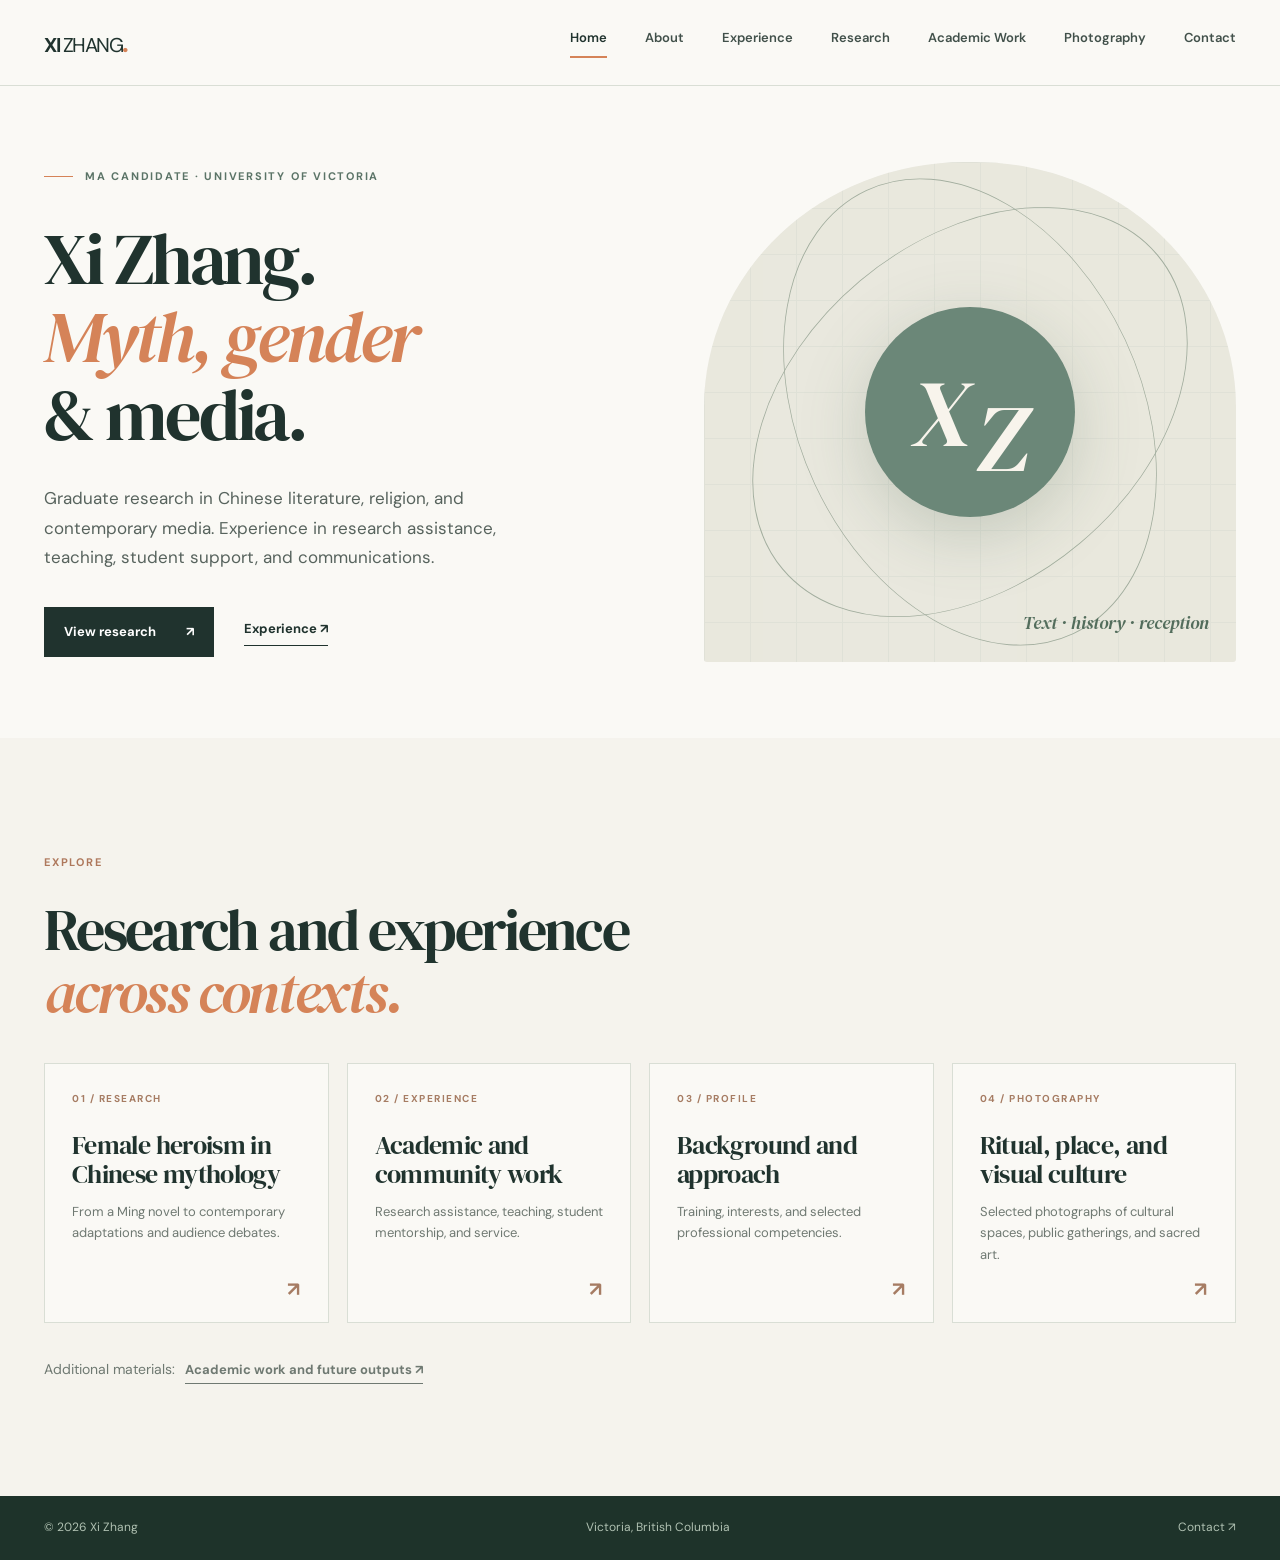
<file: index.html>
<!doctype html>
<html lang="en">
<head>
  <meta charset="utf-8">
  <meta name="viewport" content="width=device-width, initial-scale=1">
  <meta name="description" content="Xi Zhang is an MA candidate in Pacific and Asian Studies at the University of Victoria. Research in Chinese mythology, gender, and contemporary media.">
  <meta name="theme-color" content="#f5f3ed">
  <title>Chinese Mythology, Gender & Media | Xi Zhang</title>
  <link rel="icon" href="favicon.svg" type="image/svg+xml">
  <link rel="stylesheet" href="styles.css?v=20260922-academic">
</head>
<body>
  <a class="skip-link" href="#main">Skip to content</a>
  <header class="site-header">
    <div class="shell header-inner">
      <a class="wordmark" href="index.html" aria-label="Xi Zhang, home">XI <span>ZHANG</span><span class="wordmark-dot">.</span></a>
      <button class="menu-button" type="button" aria-expanded="false" aria-controls="primary-nav">Menu <span aria-hidden="true">☰</span></button>
      <nav id="primary-nav" class="nav" aria-label="Primary navigation"><a href="index.html" aria-current="page">Home</a><a href="about.html">About</a><a href="experience.html">Experience</a><a href="research.html">Research</a><a href="academic-work.html">Academic Work</a><a href="photography.html">Photography</a><a href="contact.html">Contact</a></nav>
    </div>
  </header>
  <main id="main">
    <section class="hero shell page-home" aria-labelledby="hero-title">
      <div class="hero-copy">
        <p class="eyebrow"><span class="eyebrow-line"></span> MA CANDIDATE · UNIVERSITY OF VICTORIA</p>
        <h1 id="hero-title">Xi Zhang.<br><em>Myth, gender</em><br>&amp; media.</h1>
        <p class="hero-lede">Graduate research in Chinese literature, religion, and contemporary media. Experience in research assistance, teaching, student support, and communications.</p>
        <div class="hero-actions"><a class="button button-dark" href="research.html">View research <span aria-hidden="true">↗</span></a><a class="text-link" href="experience.html">Experience <span aria-hidden="true">↗</span></a></div>
      </div>
      <div class="hero-art" aria-hidden="true"><div class="art-grid"></div><div class="art-orbit orbit-one"></div><div class="art-orbit orbit-two"></div><div class="art-center"><span>X</span><span>Z</span></div><div class="art-caption">Text · history · reception</div></div>
    </section>
    <section class="section section-cream home-overview"><div class="shell"><p class="section-index">EXPLORE</p><h2>Research and experience<br><em>across contexts.</em></h2><div class="page-card-grid">
      <a class="page-card" href="research.html"><span>01 / RESEARCH</span><strong>Female heroism in Chinese mythology</strong><p>From a Ming novel to contemporary adaptations and audience debates.</p><span class="card-arrow" aria-hidden="true">↗</span></a>
      <a class="page-card" href="experience.html"><span>02 / EXPERIENCE</span><strong>Academic and community work</strong><p>Research assistance, teaching, student mentorship, and service.</p><span class="card-arrow" aria-hidden="true">↗</span></a>
      <a class="page-card" href="about.html"><span>03 / PROFILE</span><strong>Background and approach</strong><p>Training, interests, and selected professional competencies.</p><span class="card-arrow" aria-hidden="true">↗</span></a>
      <a class="page-card" href="photography.html"><span>04 / PHOTOGRAPHY</span><strong>Ritual, place, and visual culture</strong><p>Selected photographs of cultural spaces, public gatherings, and sacred art.</p><span class="card-arrow" aria-hidden="true">↗</span></a>
    </div><p class="home-materials-link">Additional materials: <a class="text-link" href="academic-work.html">Academic work and future outputs ↗</a></p></div></section>
</main>
  <footer class="site-footer">
    <div class="shell footer-line"><span>© <span id="year">2026</span> Xi Zhang</span><span>Victoria, British Columbia</span><a href="contact.html">Contact ↗</a></div>
  </footer>
  <script src="script.js" defer></script>
</body>
</html>
</file>
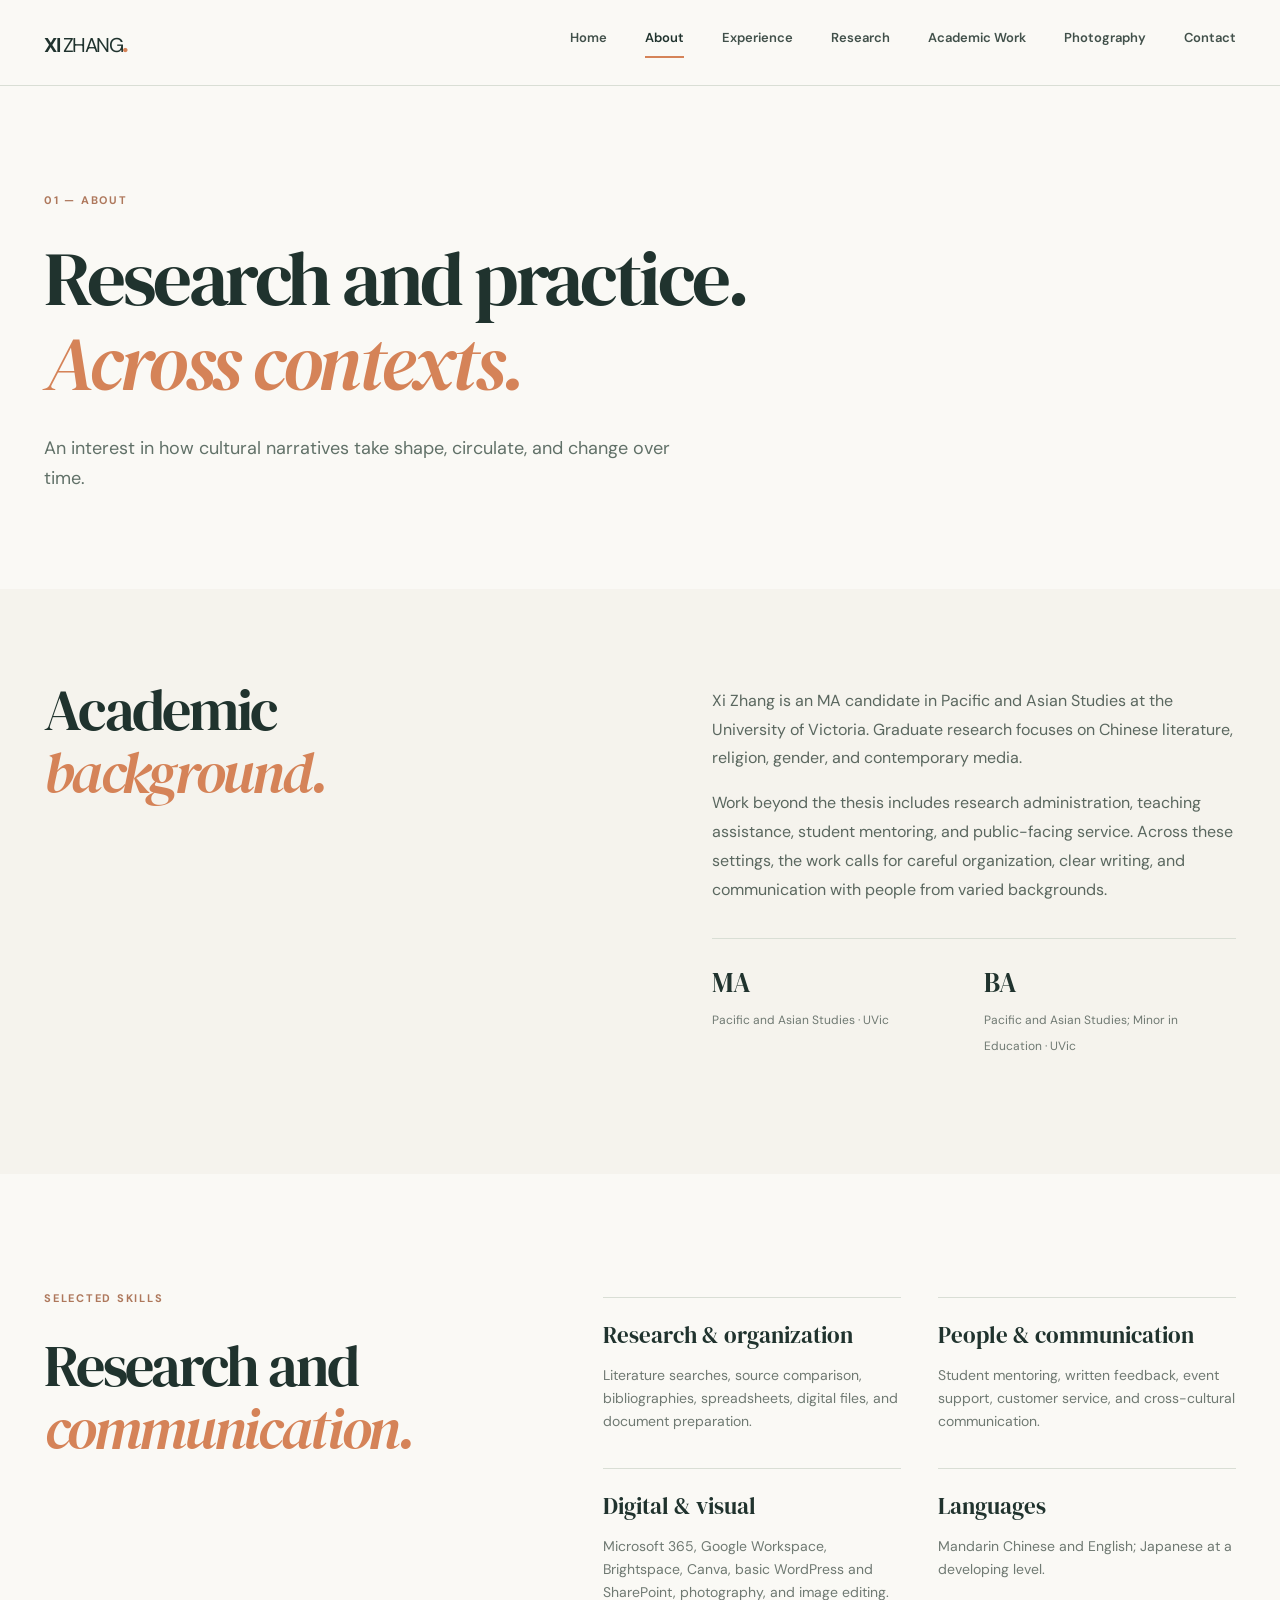
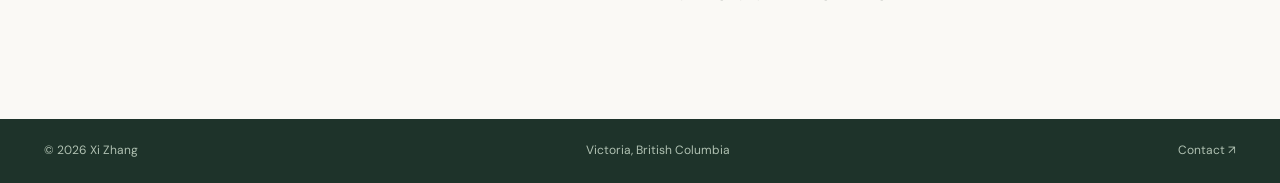
<file: about.html>
<!doctype html>
<html lang="en">
<head>
  <meta charset="utf-8">
  <meta name="viewport" content="width=device-width, initial-scale=1">
  <meta name="description" content="About Xi Zhang, an MA candidate in Pacific and Asian Studies at the University of Victoria.">
  <meta name="theme-color" content="#f5f3ed">
  <title>About | Xi Zhang</title>
  <link rel="icon" href="favicon.svg" type="image/svg+xml">
  <link rel="stylesheet" href="styles.css?v=20260922-academic">
</head>
<body>
  <a class="skip-link" href="#main">Skip to content</a>
  <header class="site-header">
    <div class="shell header-inner">
      <a class="wordmark" href="index.html" aria-label="Xi Zhang, home">XI <span>ZHANG</span><span class="wordmark-dot">.</span></a>
      <button class="menu-button" type="button" aria-expanded="false" aria-controls="primary-nav">Menu <span aria-hidden="true">☰</span></button>
      <nav id="primary-nav" class="nav" aria-label="Primary navigation"><a href="index.html">Home</a><a href="about.html" aria-current="page">About</a><a href="experience.html">Experience</a><a href="research.html">Research</a><a href="academic-work.html">Academic Work</a><a href="photography.html">Photography</a><a href="contact.html">Contact</a></nav>
    </div>
  </header>
  <main id="main">
    <section class="page-intro shell"><p class="section-index">01 — ABOUT</p><h1>Research and practice.<br><em>Across contexts.</em></h1><p class="page-lede">An interest in how cultural narratives take shape, circulate, and change over time.</p></section>
    <section class="section section-cream"><div class="shell about-grid"><div><h2>Academic<br><em>background.</em></h2></div><div class="about-body"><p>Xi Zhang is an MA candidate in Pacific and Asian Studies at the University of Victoria. Graduate research focuses on Chinese literature, religion, gender, and contemporary media.</p><p>Work beyond the thesis includes research administration, teaching assistance, student mentoring, and public-facing service. Across these settings, the work calls for careful organization, clear writing, and communication with people from varied backgrounds.</p><div class="fact-row"><div><strong>MA</strong><span>Pacific and Asian Studies · UVic</span></div><div><strong>BA</strong><span>Pacific and Asian Studies; Minor in Education · UVic</span></div></div></div></div></section>
    <section class="section shell skills-section" aria-labelledby="skills-title"><div><p class="section-index">SELECTED SKILLS</p><h2 id="skills-title">Research and<br><em>communication.</em></h2></div><div class="skill-columns"><div><h3>Research &amp; organization</h3><p>Literature searches, source comparison, bibliographies, spreadsheets, digital files, and document preparation.</p></div><div><h3>People &amp; communication</h3><p>Student mentoring, written feedback, event support, customer service, and cross-cultural communication.</p></div><div><h3>Digital &amp; visual</h3><p>Microsoft 365, Google Workspace, Brightspace, Canva, basic WordPress and SharePoint, photography, and image editing.</p></div><div><h3>Languages</h3><p>Mandarin Chinese and English; Japanese at a developing level.</p></div></div></section>
</main>
  <footer class="site-footer">
    <div class="shell footer-line"><span>© <span id="year">2026</span> Xi Zhang</span><span>Victoria, British Columbia</span><a href="contact.html">Contact ↗</a></div>
  </footer>
  <script src="script.js" defer></script>
</body>
</html>
</file>
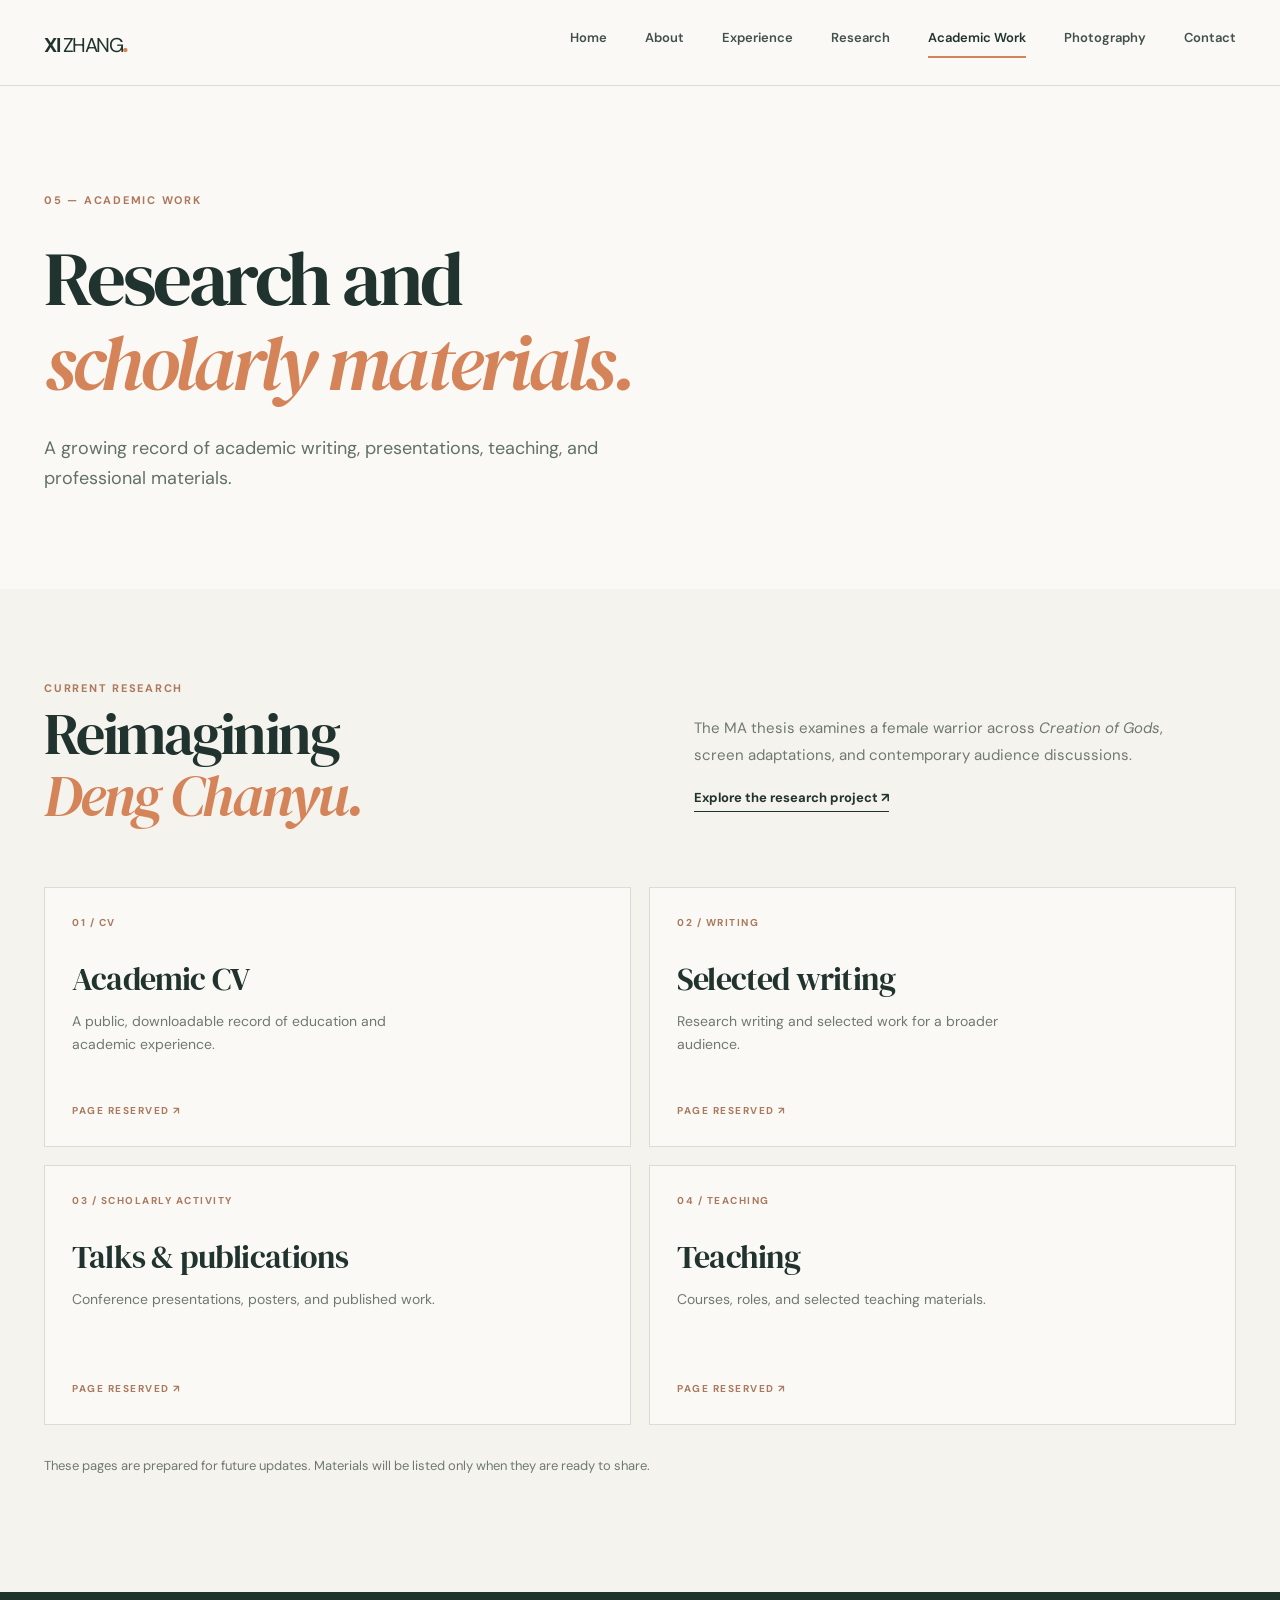
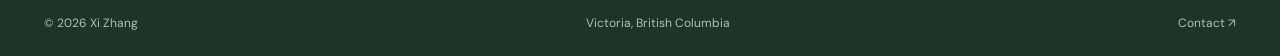
<file: academic-work.html>
<!doctype html>
<html lang="en">
<head>
  <meta charset="utf-8">
  <meta name="viewport" content="width=device-width, initial-scale=1">
  <meta name="description" content="Academic CV, writing, presentations, publications, and teaching materials of Xi Zhang.">
  <meta name="theme-color" content="#f5f3ed">
  <title>Academic Work | Xi Zhang</title>
  <link rel="icon" href="favicon.svg" type="image/svg+xml">
  <link rel="stylesheet" href="styles.css?v=20260922-academic">
</head>
<body>
  <a class="skip-link" href="#main">Skip to content</a>
  <header class="site-header">
    <div class="shell header-inner">
      <a class="wordmark" href="index.html" aria-label="Xi Zhang, home">XI <span>ZHANG</span><span class="wordmark-dot">.</span></a>
      <button class="menu-button" type="button" aria-expanded="false" aria-controls="primary-nav">Menu <span aria-hidden="true">☰</span></button>
      <nav id="primary-nav" class="nav" aria-label="Primary navigation"><a href="index.html">Home</a><a href="about.html">About</a><a href="experience.html">Experience</a><a href="research.html">Research</a><a href="academic-work.html" aria-current="page">Academic Work</a><a href="photography.html">Photography</a><a href="contact.html">Contact</a></nav>
    </div>
  </header>
  <main id="main">
    <section class="page-intro shell"><p class="section-index">05 — ACADEMIC WORK</p><h1>Research and<br><em>scholarly materials.</em></h1><p class="page-lede">A growing record of academic writing, presentations, teaching, and professional materials.</p></section>
    <section class="section section-cream"><div class="shell academic-hub"><div class="hub-intro"><p class="section-index">CURRENT RESEARCH</p><h2>Reimagining<br><em>Deng Chanyu.</em></h2><div><p>The MA thesis examines a female warrior across <cite>Creation of Gods</cite>, screen adaptations, and contemporary audience discussions.</p><a class="text-link" href="research.html">Explore the research project ↗</a></div></div><div class="material-grid" aria-label="Academic materials">
      <a class="material-card" href="cv.html"><span>01 / CV</span><h3>Academic CV</h3><p>A public, downloadable record of education and academic experience.</p><small>PAGE RESERVED ↗</small></a>
      <a class="material-card" href="writing.html"><span>02 / WRITING</span><h3>Selected writing</h3><p>Research writing and selected work for a broader audience.</p><small>PAGE RESERVED ↗</small></a>
      <a class="material-card" href="scholarly-activity.html"><span>03 / SCHOLARLY ACTIVITY</span><h3>Talks &amp; publications</h3><p>Conference presentations, posters, and published work.</p><small>PAGE RESERVED ↗</small></a>
      <a class="material-card" href="teaching.html"><span>04 / TEACHING</span><h3>Teaching</h3><p>Courses, roles, and selected teaching materials.</p><small>PAGE RESERVED ↗</small></a>
    </div><p class="hub-note">These pages are prepared for future updates. Materials will be listed only when they are ready to share.</p></div></section>
</main>
  <footer class="site-footer">
    <div class="shell footer-line"><span>© <span id="year">2026</span> Xi Zhang</span><span>Victoria, British Columbia</span><a href="contact.html">Contact ↗</a></div>
  </footer>
  <script src="script.js" defer></script>
</body>
</html>
</file>
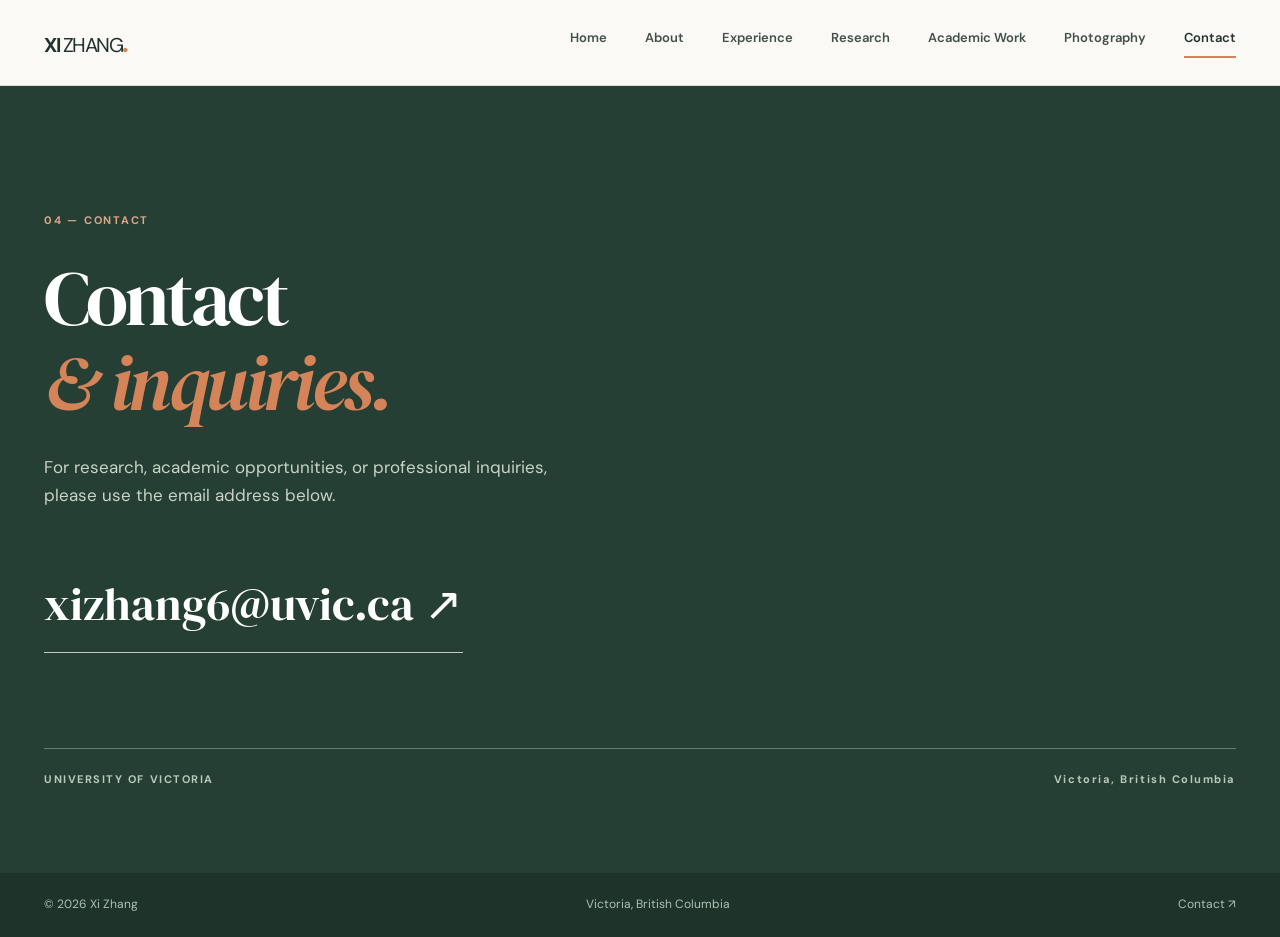
<file: contact.html>
<!doctype html>
<html lang="en">
<head>
  <meta charset="utf-8">
  <meta name="viewport" content="width=device-width, initial-scale=1">
  <meta name="description" content="Contact Xi Zhang about research, academic opportunities, or professional work.">
  <meta name="theme-color" content="#f5f3ed">
  <title>Contact | Xi Zhang</title>
  <link rel="icon" href="favicon.svg" type="image/svg+xml">
  <link rel="stylesheet" href="styles.css?v=20260922-academic">
</head>
<body>
  <a class="skip-link" href="#main">Skip to content</a>
  <header class="site-header">
    <div class="shell header-inner">
      <a class="wordmark" href="index.html" aria-label="Xi Zhang, home">XI <span>ZHANG</span><span class="wordmark-dot">.</span></a>
      <button class="menu-button" type="button" aria-expanded="false" aria-controls="primary-nav">Menu <span aria-hidden="true">☰</span></button>
      <nav id="primary-nav" class="nav" aria-label="Primary navigation"><a href="index.html">Home</a><a href="about.html">About</a><a href="experience.html">Experience</a><a href="research.html">Research</a><a href="academic-work.html">Academic Work</a><a href="photography.html">Photography</a><a href="contact.html" aria-current="page">Contact</a></nav>
    </div>
  </header>
  <main id="main">
    <section class="contact-page"><div class="shell"><p class="section-index light">04 — CONTACT</p><h1>Contact<br><em>&amp; inquiries.</em></h1><p>For research, academic opportunities, or professional inquiries, please use the email address below.</p><a class="email-link" href="mailto:xizhang6@uvic.ca">xizhang6@uvic.ca <span aria-hidden="true">↗</span></a><div class="contact-detail"><span>UNIVERSITY OF VICTORIA</span><span>Victoria, British Columbia</span></div></div></section>
</main>
  <footer class="site-footer">
    <div class="shell footer-line"><span>© <span id="year">2026</span> Xi Zhang</span><span>Victoria, British Columbia</span><a href="contact.html">Contact ↗</a></div>
  </footer>
  <script src="script.js" defer></script>
</body>
</html>
</file>
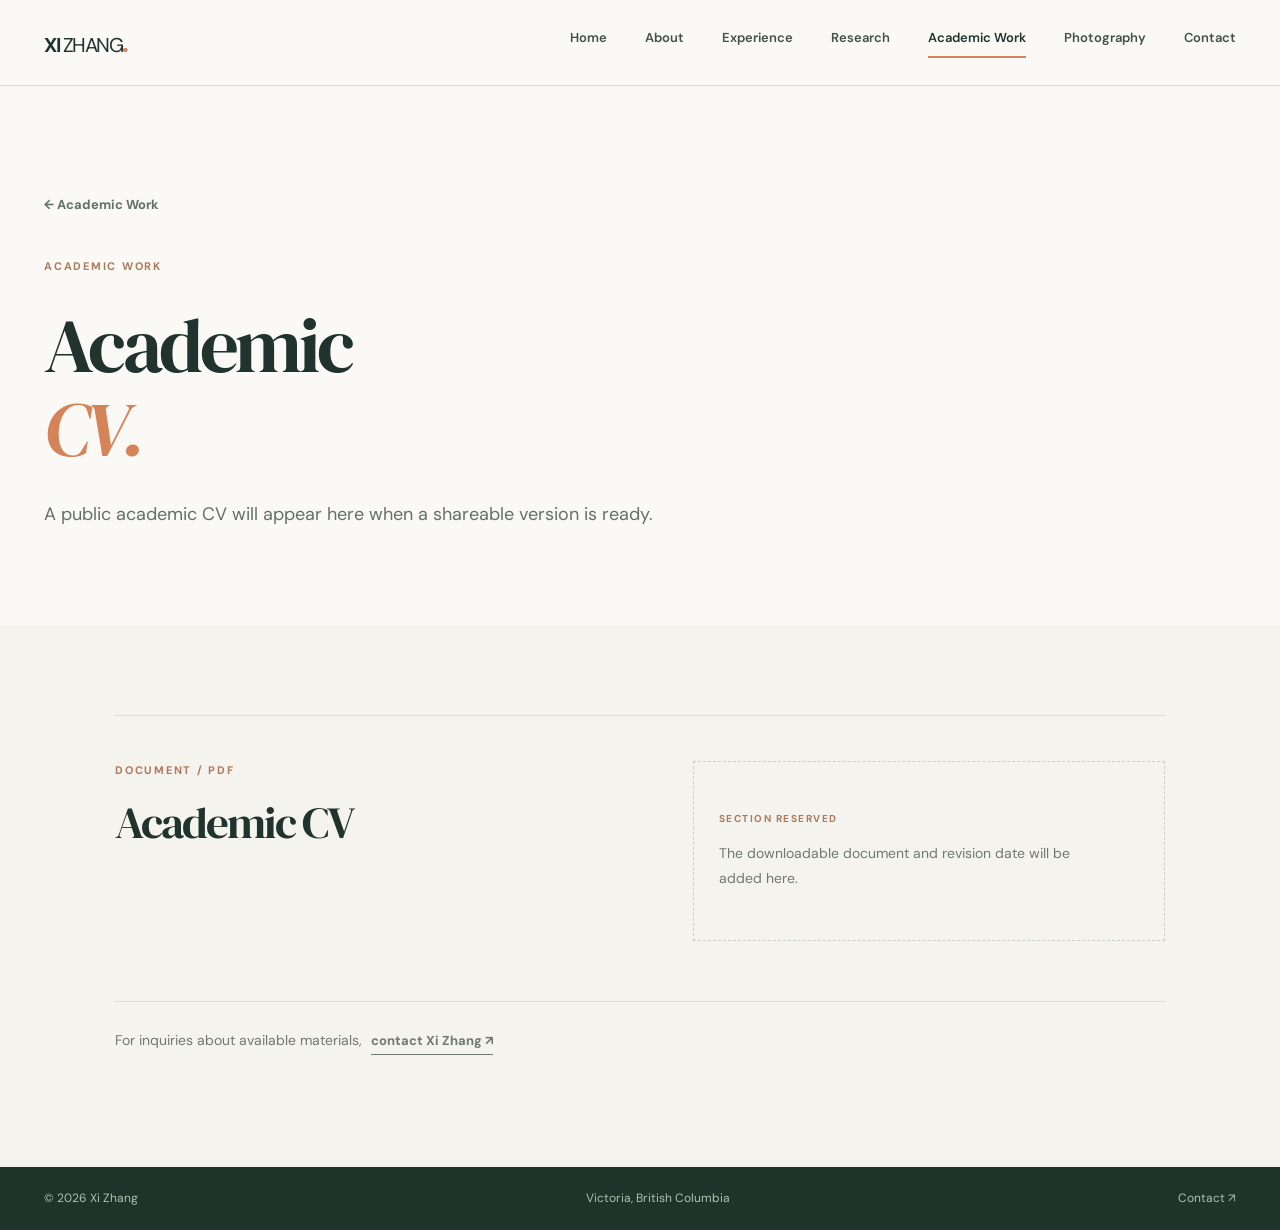
<file: cv.html>
<!doctype html>
<html lang="en">
<head>
  <meta charset="utf-8">
  <meta name="viewport" content="width=device-width, initial-scale=1">
  <meta name="description" content="Academic CV of Xi Zhang. Reserved for future academic materials.">
  <meta name="theme-color" content="#f5f3ed">
  <title>Academic CV | Xi Zhang</title>
  <link rel="icon" href="favicon.svg" type="image/svg+xml">
  <link rel="stylesheet" href="styles.css?v=20260922-academic">
</head>
<body>
  <a class="skip-link" href="#main">Skip to content</a>
  <header class="site-header">
    <div class="shell header-inner">
      <a class="wordmark" href="index.html" aria-label="Xi Zhang, home">XI <span>ZHANG</span><span class="wordmark-dot">.</span></a>
      <button class="menu-button" type="button" aria-expanded="false" aria-controls="primary-nav">Menu <span aria-hidden="true">☰</span></button>
      <nav id="primary-nav" class="nav" aria-label="Primary navigation"><a href="index.html">Home</a><a href="about.html">About</a><a href="experience.html">Experience</a><a href="research.html">Research</a><a href="academic-work.html" aria-current="location">Academic Work</a><a href="photography.html">Photography</a><a href="contact.html">Contact</a></nav>
    </div>
  </header>
  <main id="main"><section class="page-intro shell material-intro"><a class="back-link" href="academic-work.html">← Academic Work</a><p class="section-index">ACADEMIC WORK</p><h1>Academic<br><em>CV.</em></h1><p class="page-lede">A public academic CV will appear here when a shareable version is ready.</p></section><div class="section section-cream"><div class="shell material-slots"><section class="material-slot"><div><p class="section-index">DOCUMENT / PDF</p><h2>Academic CV</h2></div><div class="slot-empty"><span>SECTION RESERVED</span><p>The downloadable document and revision date will be added here.</p></div></section><p class="materials-contact">For inquiries about available materials, <a class="text-link" href="contact.html">contact Xi Zhang ↗</a></p></div></div></main>
  <footer class="site-footer">
    <div class="shell footer-line"><span>© <span id="year">2026</span> Xi Zhang</span><span>Victoria, British Columbia</span><a href="contact.html">Contact ↗</a></div>
  </footer>
  <script src="script.js" defer></script>
</body>
</html>
</file>
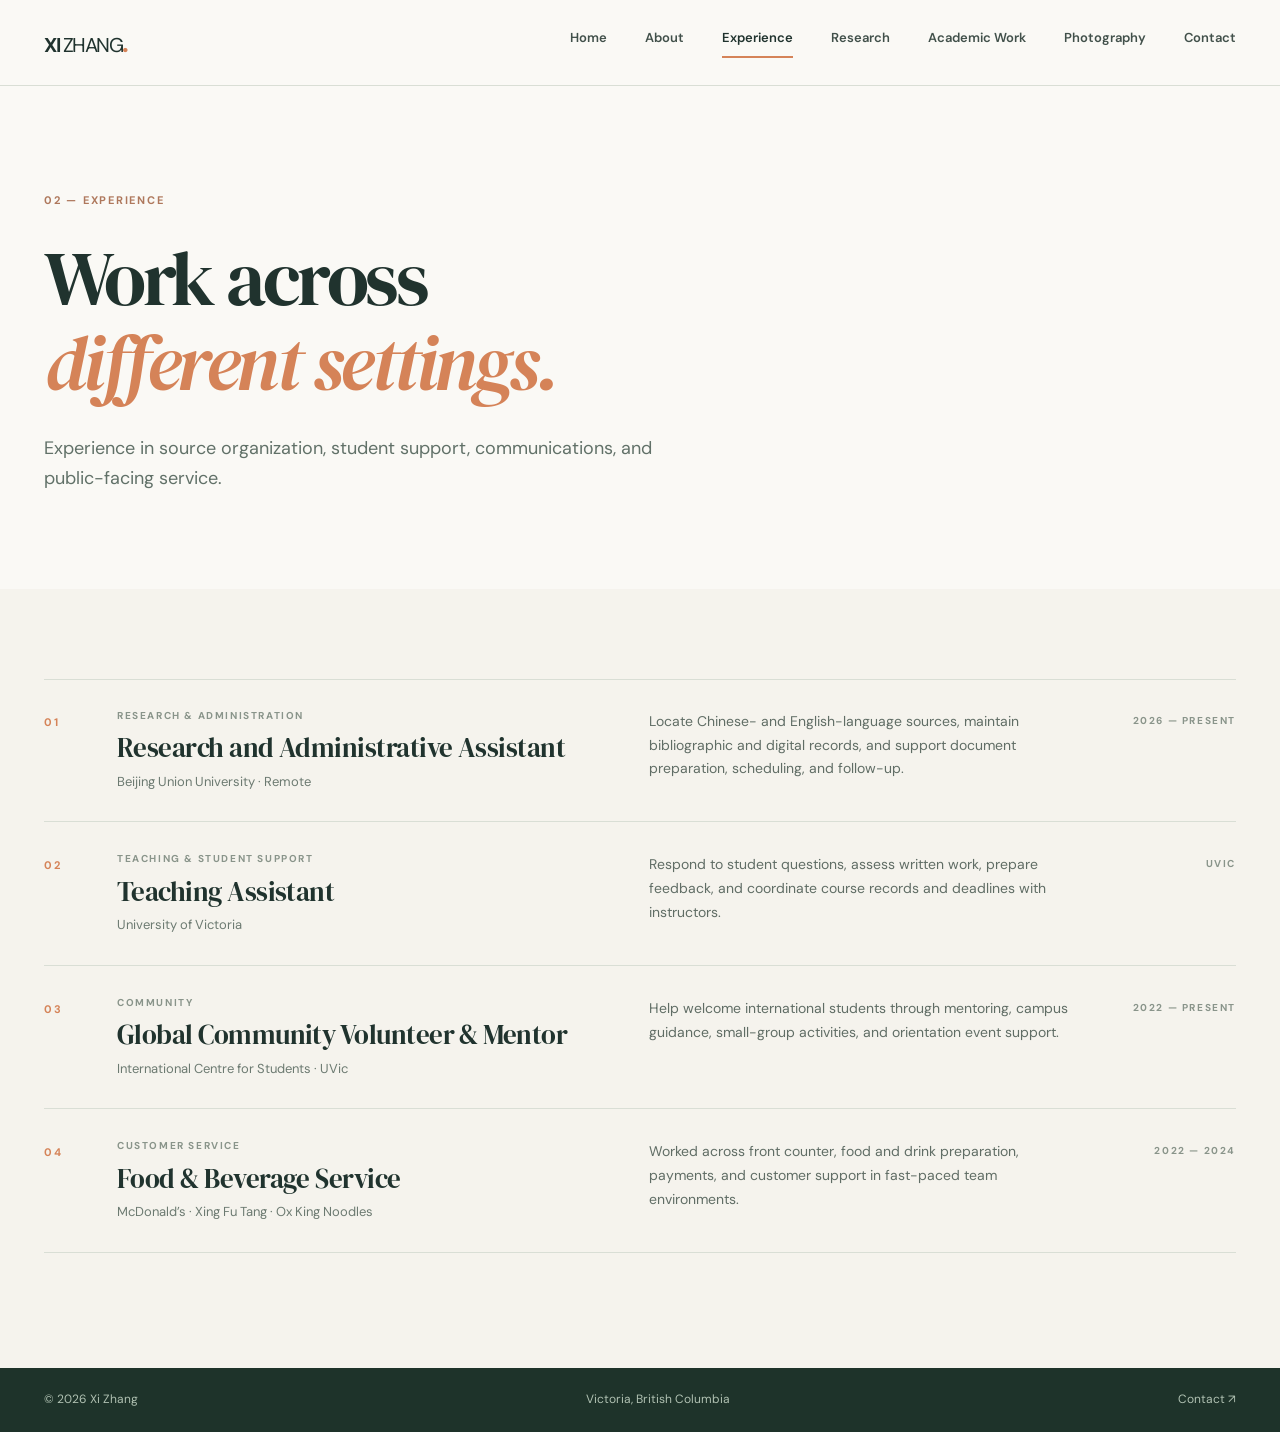
<file: experience.html>
<!doctype html>
<html lang="en">
<head>
  <meta charset="utf-8">
  <meta name="viewport" content="width=device-width, initial-scale=1">
  <meta name="description" content="Research, teaching, mentoring, and service experience of Xi Zhang.">
  <meta name="theme-color" content="#f5f3ed">
  <title>Experience | Xi Zhang</title>
  <link rel="icon" href="favicon.svg" type="image/svg+xml">
  <link rel="stylesheet" href="styles.css?v=20260922-academic">
</head>
<body>
  <a class="skip-link" href="#main">Skip to content</a>
  <header class="site-header">
    <div class="shell header-inner">
      <a class="wordmark" href="index.html" aria-label="Xi Zhang, home">XI <span>ZHANG</span><span class="wordmark-dot">.</span></a>
      <button class="menu-button" type="button" aria-expanded="false" aria-controls="primary-nav">Menu <span aria-hidden="true">☰</span></button>
      <nav id="primary-nav" class="nav" aria-label="Primary navigation"><a href="index.html">Home</a><a href="about.html">About</a><a href="experience.html" aria-current="page">Experience</a><a href="research.html">Research</a><a href="academic-work.html">Academic Work</a><a href="photography.html">Photography</a><a href="contact.html">Contact</a></nav>
    </div>
  </header>
  <main id="main">
    <section class="page-intro shell"><p class="section-index">02 — EXPERIENCE</p><h1>Work across<br><em>different settings.</em></h1><p class="page-lede">Experience in source organization, student support, communications, and public-facing service.</p></section>
    <section class="section section-cream"><div class="shell experience-section"><div class="experience-list">
      <article class="experience-item"><div class="item-number">01</div><div><p class="item-kicker">RESEARCH &amp; ADMINISTRATION</p><h3>Research and Administrative Assistant</h3><p class="item-place">Beijing Union University · Remote</p></div><p>Locate Chinese- and English-language sources, maintain bibliographic and digital records, and support document preparation, scheduling, and follow-up.</p><span class="item-date">2026 — PRESENT</span></article>
      <article class="experience-item"><div class="item-number">02</div><div><p class="item-kicker">TEACHING &amp; STUDENT SUPPORT</p><h3>Teaching Assistant</h3><p class="item-place">University of Victoria</p></div><p>Respond to student questions, assess written work, prepare feedback, and coordinate course records and deadlines with instructors.</p><span class="item-date">UVIC</span></article>
      <article class="experience-item"><div class="item-number">03</div><div><p class="item-kicker">COMMUNITY</p><h3>Global Community Volunteer &amp; Mentor</h3><p class="item-place">International Centre for Students · UVic</p></div><p>Help welcome international students through mentoring, campus guidance, small-group activities, and orientation event support.</p><span class="item-date">2022 — PRESENT</span></article>
      <article class="experience-item"><div class="item-number">04</div><div><p class="item-kicker">CUSTOMER SERVICE</p><h3>Food &amp; Beverage Service</h3><p class="item-place">McDonald’s · Xing Fu Tang · Ox King Noodles</p></div><p>Worked across front counter, food and drink preparation, payments, and customer support in fast-paced team environments.</p><span class="item-date">2022 — 2024</span></article>
    </div></div></section>
</main>
  <footer class="site-footer">
    <div class="shell footer-line"><span>© <span id="year">2026</span> Xi Zhang</span><span>Victoria, British Columbia</span><a href="contact.html">Contact ↗</a></div>
  </footer>
  <script src="script.js" defer></script>
</body>
</html>
</file>
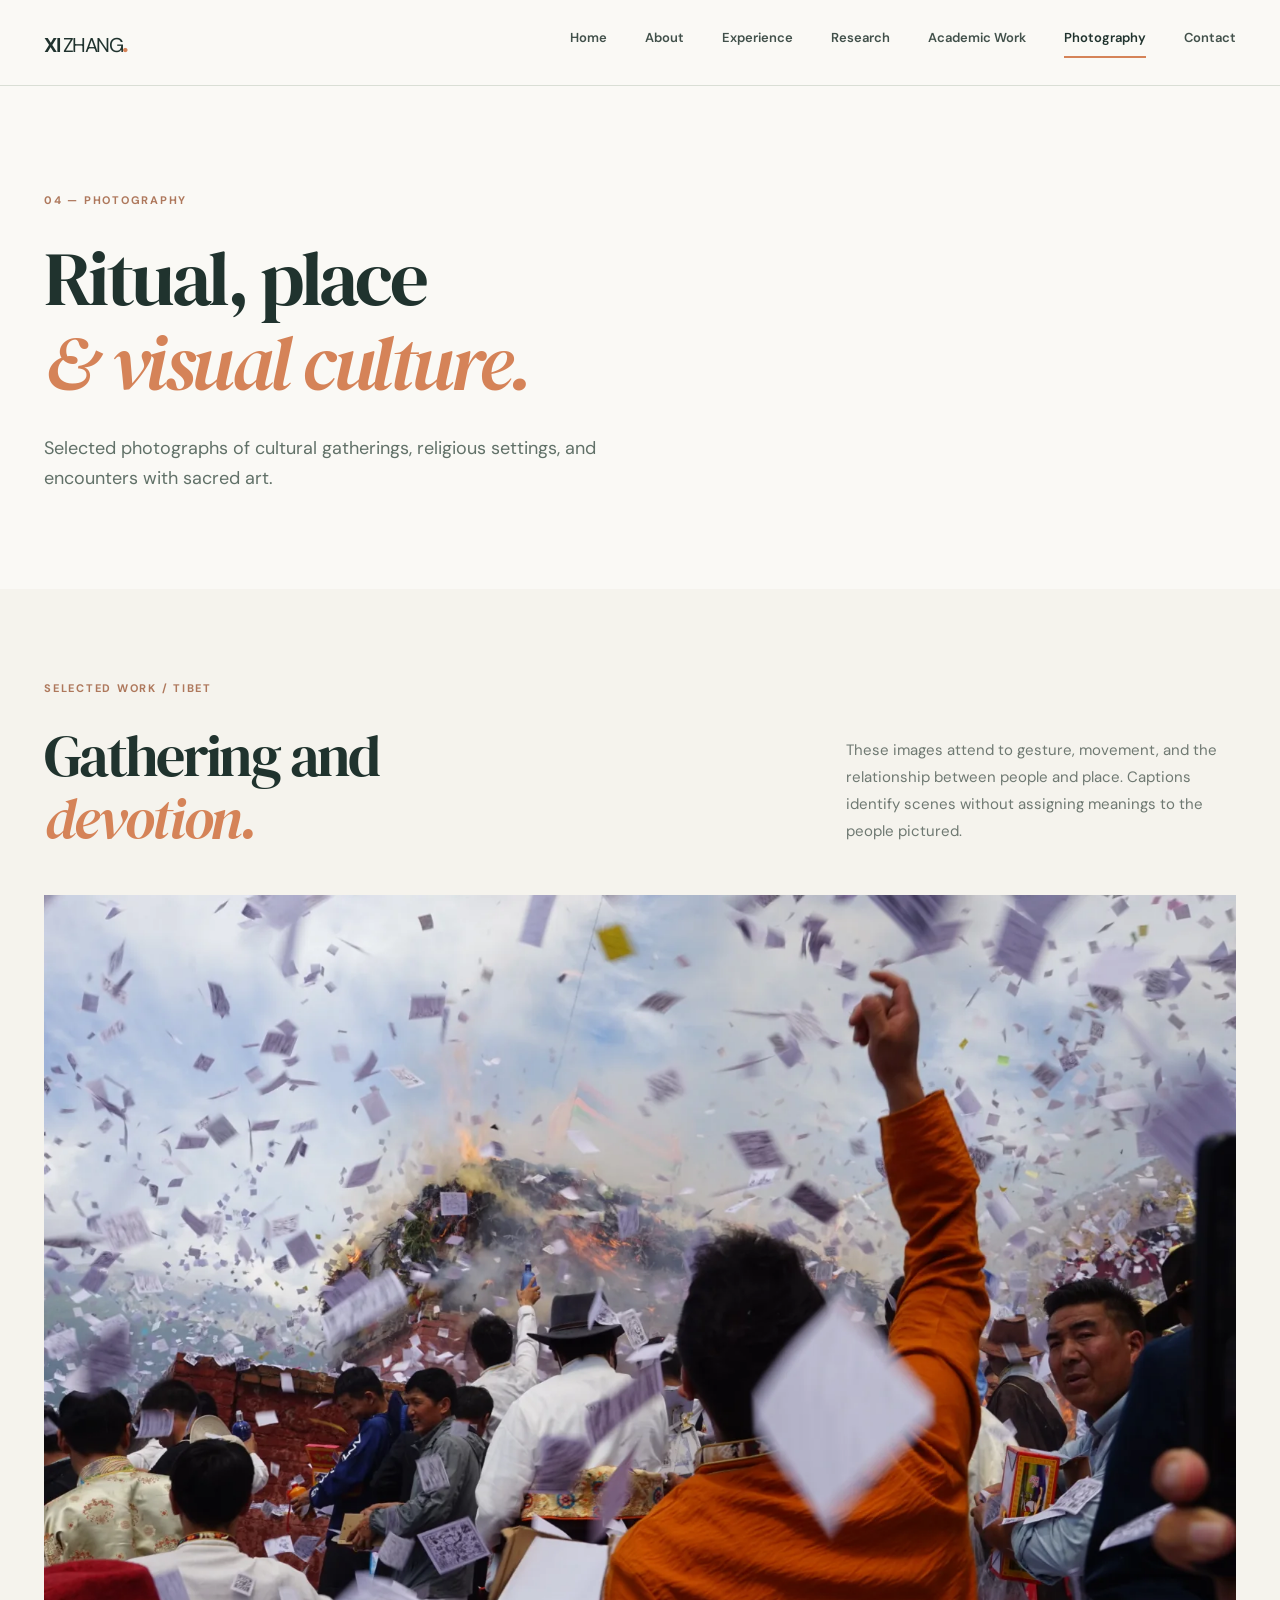
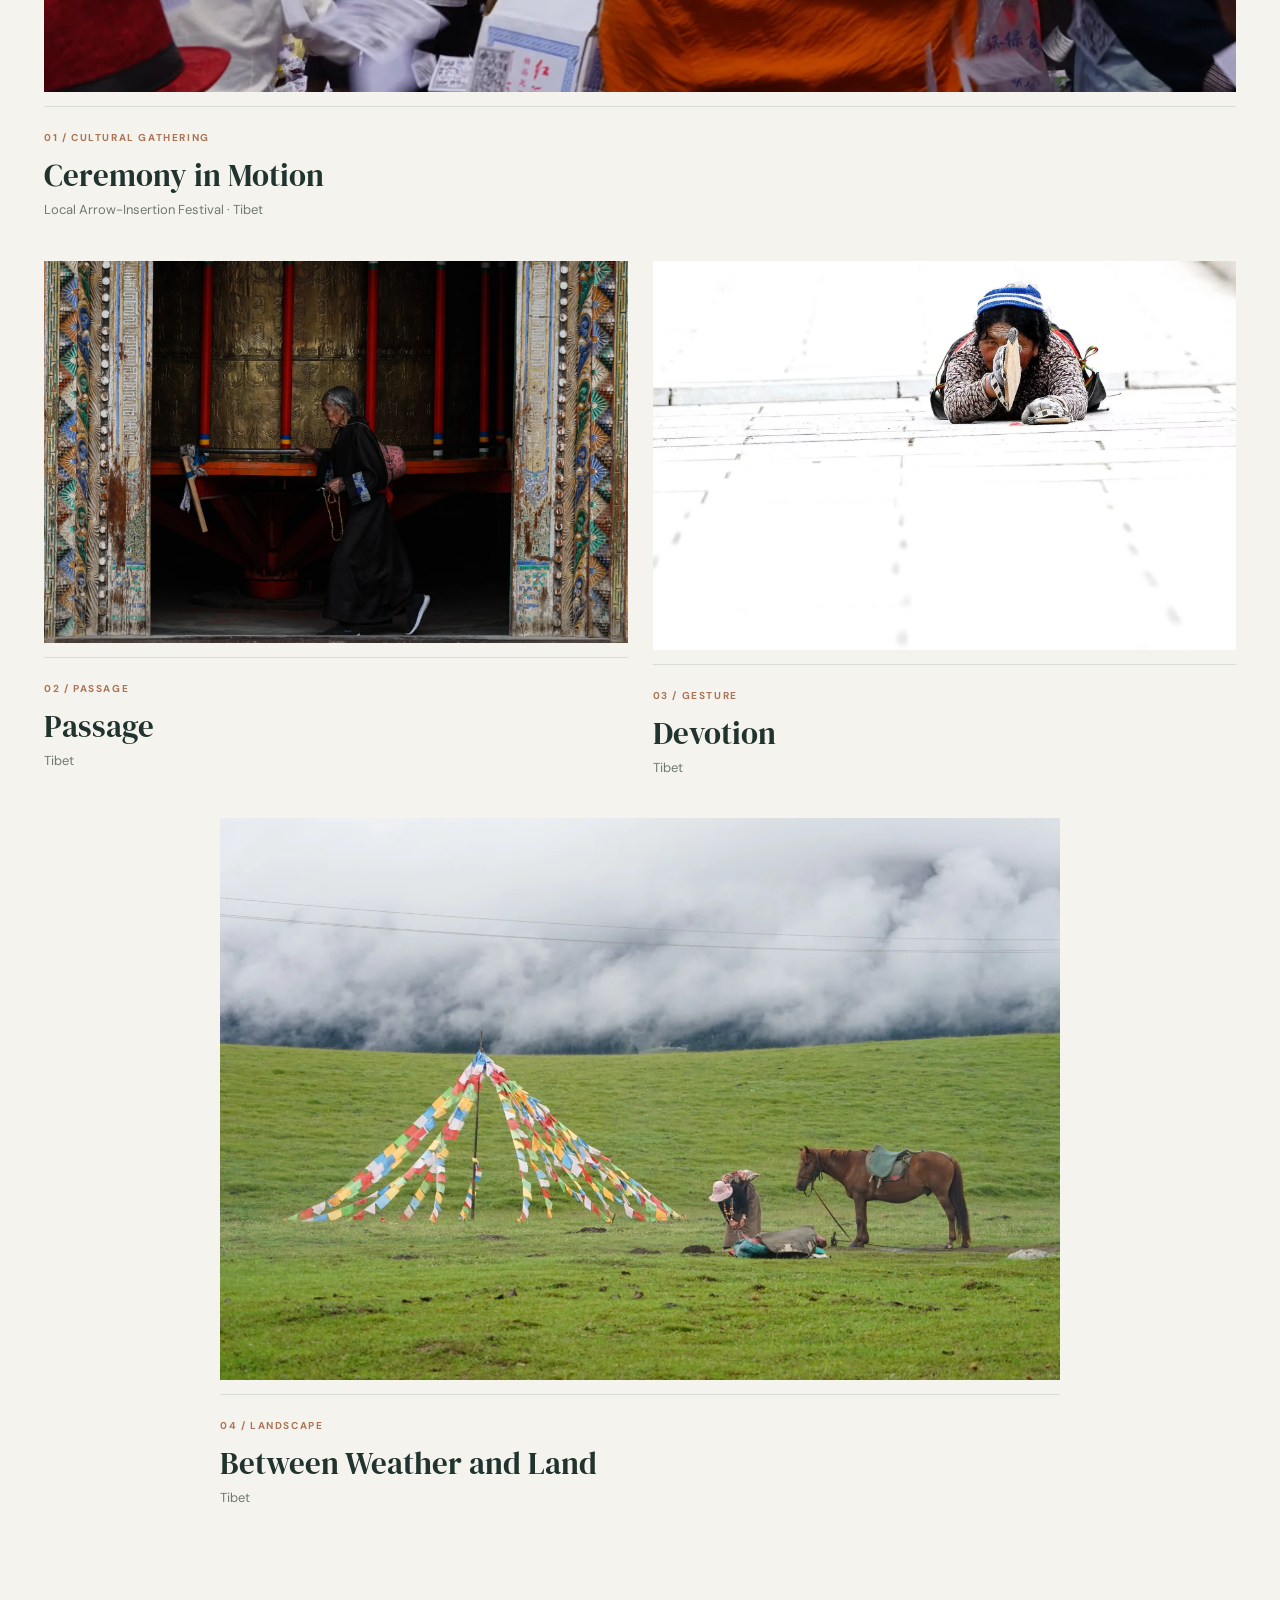
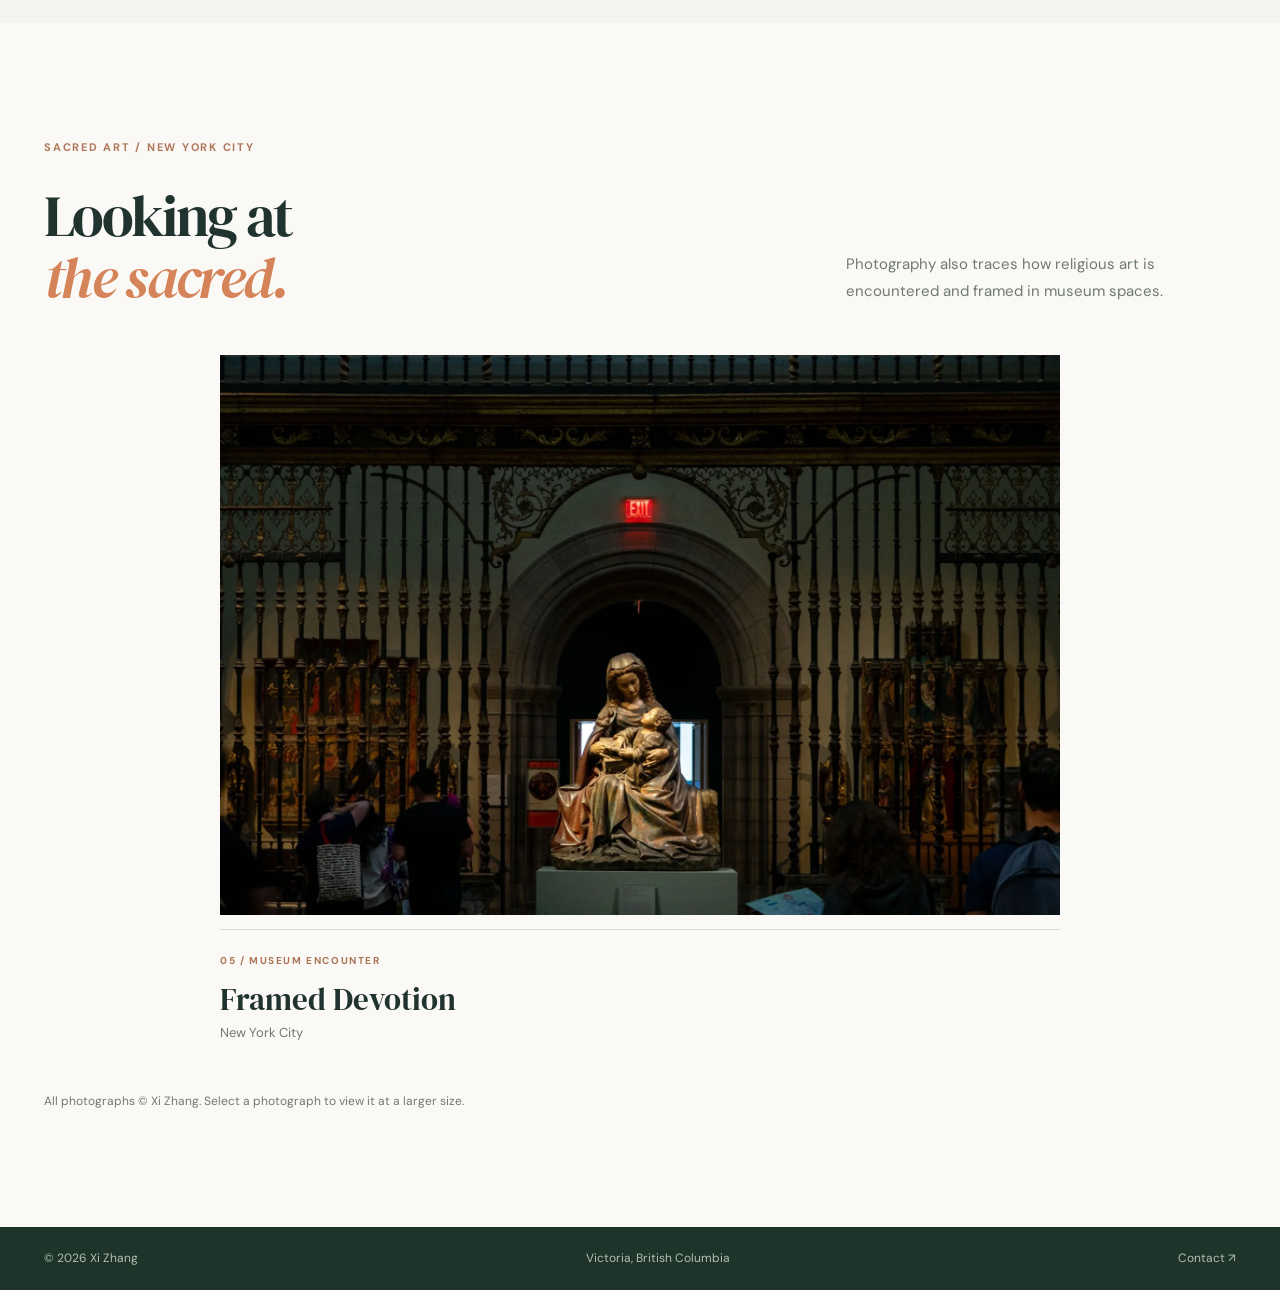
<file: photography.html>
<!doctype html>
<html lang="en">
<head>
  <meta charset="utf-8">
  <meta name="viewport" content="width=device-width, initial-scale=1">
  <meta name="description" content="Selected photography by Xi Zhang: religious and cultural settings in Tibet and sacred art in New York City.">
  <meta name="theme-color" content="#f5f3ed">
  <title>Photography | Xi Zhang</title>
  <link rel="icon" href="favicon.svg" type="image/svg+xml">
  <link rel="stylesheet" href="styles.css?v=20260922-academic">
</head>
<body>
  <a class="skip-link" href="#main">Skip to content</a>
  <header class="site-header">
    <div class="shell header-inner">
      <a class="wordmark" href="index.html" aria-label="Xi Zhang, home">XI <span>ZHANG</span><span class="wordmark-dot">.</span></a>
      <button class="menu-button" type="button" aria-expanded="false" aria-controls="primary-nav">Menu <span aria-hidden="true">☰</span></button>
      <nav id="primary-nav" class="nav" aria-label="Primary navigation"><a href="index.html">Home</a><a href="about.html">About</a><a href="experience.html">Experience</a><a href="research.html">Research</a><a href="academic-work.html">Academic Work</a><a href="photography.html" aria-current="page">Photography</a><a href="contact.html">Contact</a></nav>
    </div>
  </header>
  <main id="main">
    <section class="page-intro shell photo-intro"><p class="section-index">04 — PHOTOGRAPHY</p><h1>Ritual, place<br><em>&amp; visual culture.</em></h1><p class="page-lede">Selected photographs of cultural gatherings, religious settings, and encounters with sacred art.</p></section>
    <section class="section section-cream photo-section"><div class="shell"><div class="photo-section-heading"><div><p class="section-index">SELECTED WORK / TIBET</p><h2>Gathering and<br><em>devotion.</em></h2></div><p>These images attend to gesture, movement, and the relationship between people and place. Captions identify scenes without assigning meanings to the people pictured.</p></div>
      <div class="photo-grid">
        <figure class="photo-card photo-feature"><a class="photo-image" href="assets/photography/ceremony-in-motion.webp" target="_blank" rel="noopener" aria-label="Open Ceremony in Motion photograph"><img src="assets/photography/ceremony-in-motion.webp" alt="Crowd at a festival in Tibet as paper fills the air" width="1616" height="1080" fetchpriority="high"></a><figcaption><span class="photo-number">01 / CULTURAL GATHERING</span><h3>Ceremony in Motion</h3><p>Local Arrow-Insertion Festival · Tibet</p></figcaption></figure>
        <figure class="photo-card"><a class="photo-image" href="assets/photography/passage.webp" target="_blank" rel="noopener" aria-label="Open Passage photograph"><img src="assets/photography/passage.webp" alt="Person walking past a dark doorway with red columns in Tibet" width="1800" height="1178" loading="lazy"></a><figcaption><span class="photo-number">02 / PASSAGE</span><h3>Passage</h3><p>Tibet</p></figcaption></figure>
        <figure class="photo-card"><a class="photo-image" href="assets/photography/devotion.webp" target="_blank" rel="noopener" aria-label="Open Devotion photograph"><img src="assets/photography/devotion.webp" alt="Person bowing on a pale stone surface in Tibet" width="1800" height="1200" loading="lazy"></a><figcaption><span class="photo-number">03 / GESTURE</span><h3>Devotion</h3><p>Tibet</p></figcaption></figure>
        <figure class="photo-card photo-wide"><a class="photo-image" href="assets/photography/between-weather-and-land.webp" target="_blank" rel="noopener" aria-label="Open Between Weather and Land photograph"><img src="assets/photography/between-weather-and-land.webp" alt="Prayer flags, horses, and a person in a grassy landscape beneath low clouds in Tibet" width="1616" height="1080" loading="lazy"></a><figcaption><span class="photo-number">04 / LANDSCAPE</span><h3>Between Weather and Land</h3><p>Tibet</p></figcaption></figure>
      </div></div></section>
    <section class="section shell museum-section"><div class="photo-section-heading"><div><p class="section-index">SACRED ART / NEW YORK CITY</p><h2>Looking at<br><em>the sacred.</em></h2></div><p>Photography also traces how religious art is encountered and framed in museum spaces.</p></div><figure class="photo-card museum-photo"><a class="photo-image" href="assets/photography/framed-devotion.webp" target="_blank" rel="noopener" aria-label="Open Framed Devotion photograph"><img src="assets/photography/framed-devotion.webp" alt="Religious sculpture seen through an architectural opening in a New York City museum" width="1800" height="1200" loading="lazy"></a><figcaption><span class="photo-number">05 / MUSEUM ENCOUNTER</span><h3>Framed Devotion</h3><p>New York City</p></figcaption></figure><p class="photo-credit">All photographs © Xi Zhang. Select a photograph to view it at a larger size.</p></section>
</main>
  <footer class="site-footer">
    <div class="shell footer-line"><span>© <span id="year">2026</span> Xi Zhang</span><span>Victoria, British Columbia</span><a href="contact.html">Contact ↗</a></div>
  </footer>
  <script src="script.js" defer></script>
</body>
</html>
</file>
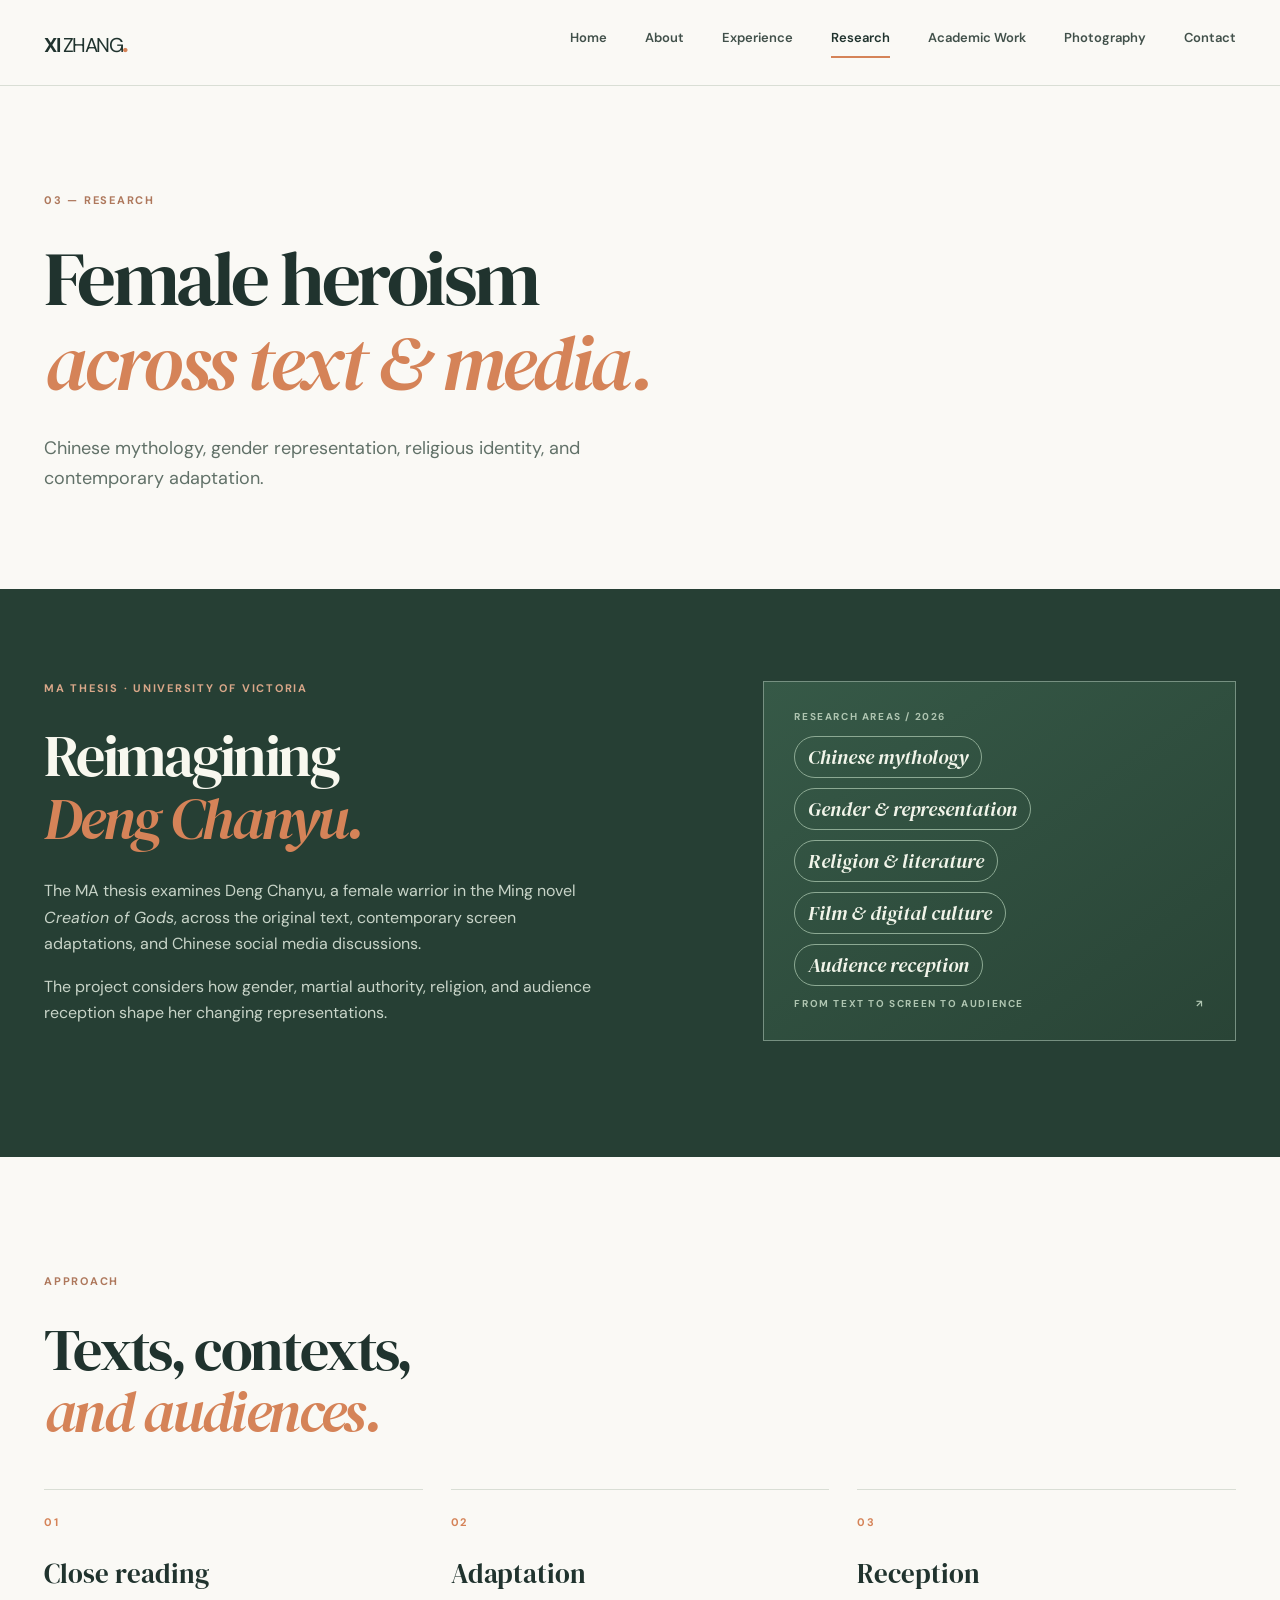
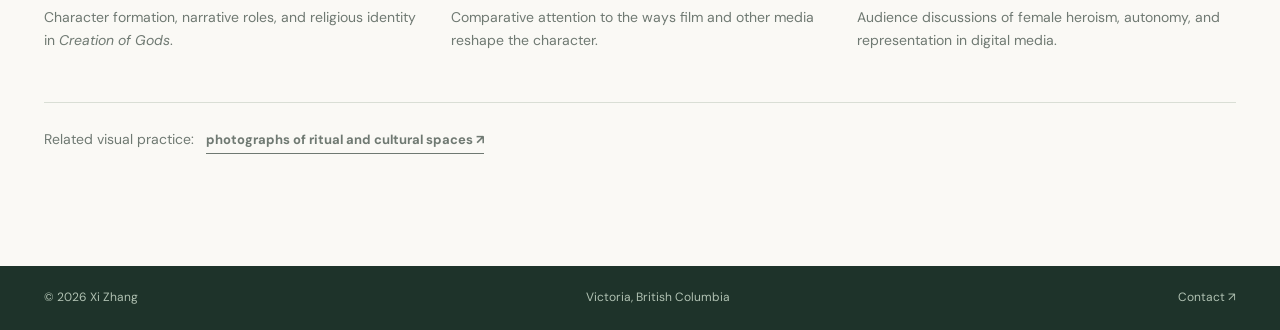
<file: research.html>
<!doctype html>
<html lang="en">
<head>
  <meta charset="utf-8">
  <meta name="viewport" content="width=device-width, initial-scale=1">
  <meta name="description" content="Xi Zhang researches Deng Chanyu, female heroism, and gender representation in Chinese mythology and contemporary media.">
  <meta name="theme-color" content="#f5f3ed">
  <title>Research | Xi Zhang</title>
  <link rel="icon" href="favicon.svg" type="image/svg+xml">
  <link rel="stylesheet" href="styles.css?v=20260922-academic">
</head>
<body>
  <a class="skip-link" href="#main">Skip to content</a>
  <header class="site-header">
    <div class="shell header-inner">
      <a class="wordmark" href="index.html" aria-label="Xi Zhang, home">XI <span>ZHANG</span><span class="wordmark-dot">.</span></a>
      <button class="menu-button" type="button" aria-expanded="false" aria-controls="primary-nav">Menu <span aria-hidden="true">☰</span></button>
      <nav id="primary-nav" class="nav" aria-label="Primary navigation"><a href="index.html">Home</a><a href="about.html">About</a><a href="experience.html">Experience</a><a href="research.html" aria-current="page">Research</a><a href="academic-work.html">Academic Work</a><a href="photography.html">Photography</a><a href="contact.html">Contact</a></nav>
    </div>
  </header>
  <main id="main">
    <section class="page-intro shell"><p class="section-index">03 — RESEARCH</p><h1>Female heroism<br><em>across text &amp; media.</em></h1><p class="page-lede">Chinese mythology, gender representation, religious identity, and contemporary adaptation.</p></section>
    <section class="section research-section"><div class="shell research-grid"><div><p class="section-index light">MA THESIS · UNIVERSITY OF VICTORIA</p><h2>Reimagining<br><em>Deng Chanyu.</em></h2><p>The MA thesis examines Deng Chanyu, a female warrior in the Ming novel <cite>Creation of Gods</cite>, across the original text, contemporary screen adaptations, and Chinese social media discussions.</p><p>The project considers how gender, martial authority, religion, and audience reception shape her changing representations.</p></div><div class="research-card"><span class="card-corner">RESEARCH AREAS / 2026</span><div class="research-terms"><span>Chinese mythology</span><span>Gender &amp; representation</span><span>Religion &amp; literature</span><span>Film &amp; digital culture</span><span>Audience reception</span></div><span class="card-bottom">FROM TEXT TO SCREEN TO AUDIENCE <span aria-hidden="true">↗</span></span></div></div></section>
    <section class="section shell research-method"><p class="section-index">APPROACH</p><h2>Texts, contexts,<br><em>and audiences.</em></h2><div class="method-grid"><div><span>01</span><h3>Close reading</h3><p>Character formation, narrative roles, and religious identity in <cite>Creation of Gods</cite>.</p></div><div><span>02</span><h3>Adaptation</h3><p>Comparative attention to the ways film and other media reshape the character.</p></div><div><span>03</span><h3>Reception</h3><p>Audience discussions of female heroism, autonomy, and representation in digital media.</p></div></div><p class="research-photo-link">Related visual practice: <a class="text-link" href="photography.html">photographs of ritual and cultural spaces ↗</a></p></section>
</main>
  <footer class="site-footer">
    <div class="shell footer-line"><span>© <span id="year">2026</span> Xi Zhang</span><span>Victoria, British Columbia</span><a href="contact.html">Contact ↗</a></div>
  </footer>
  <script src="script.js" defer></script>
</body>
</html>
</file>
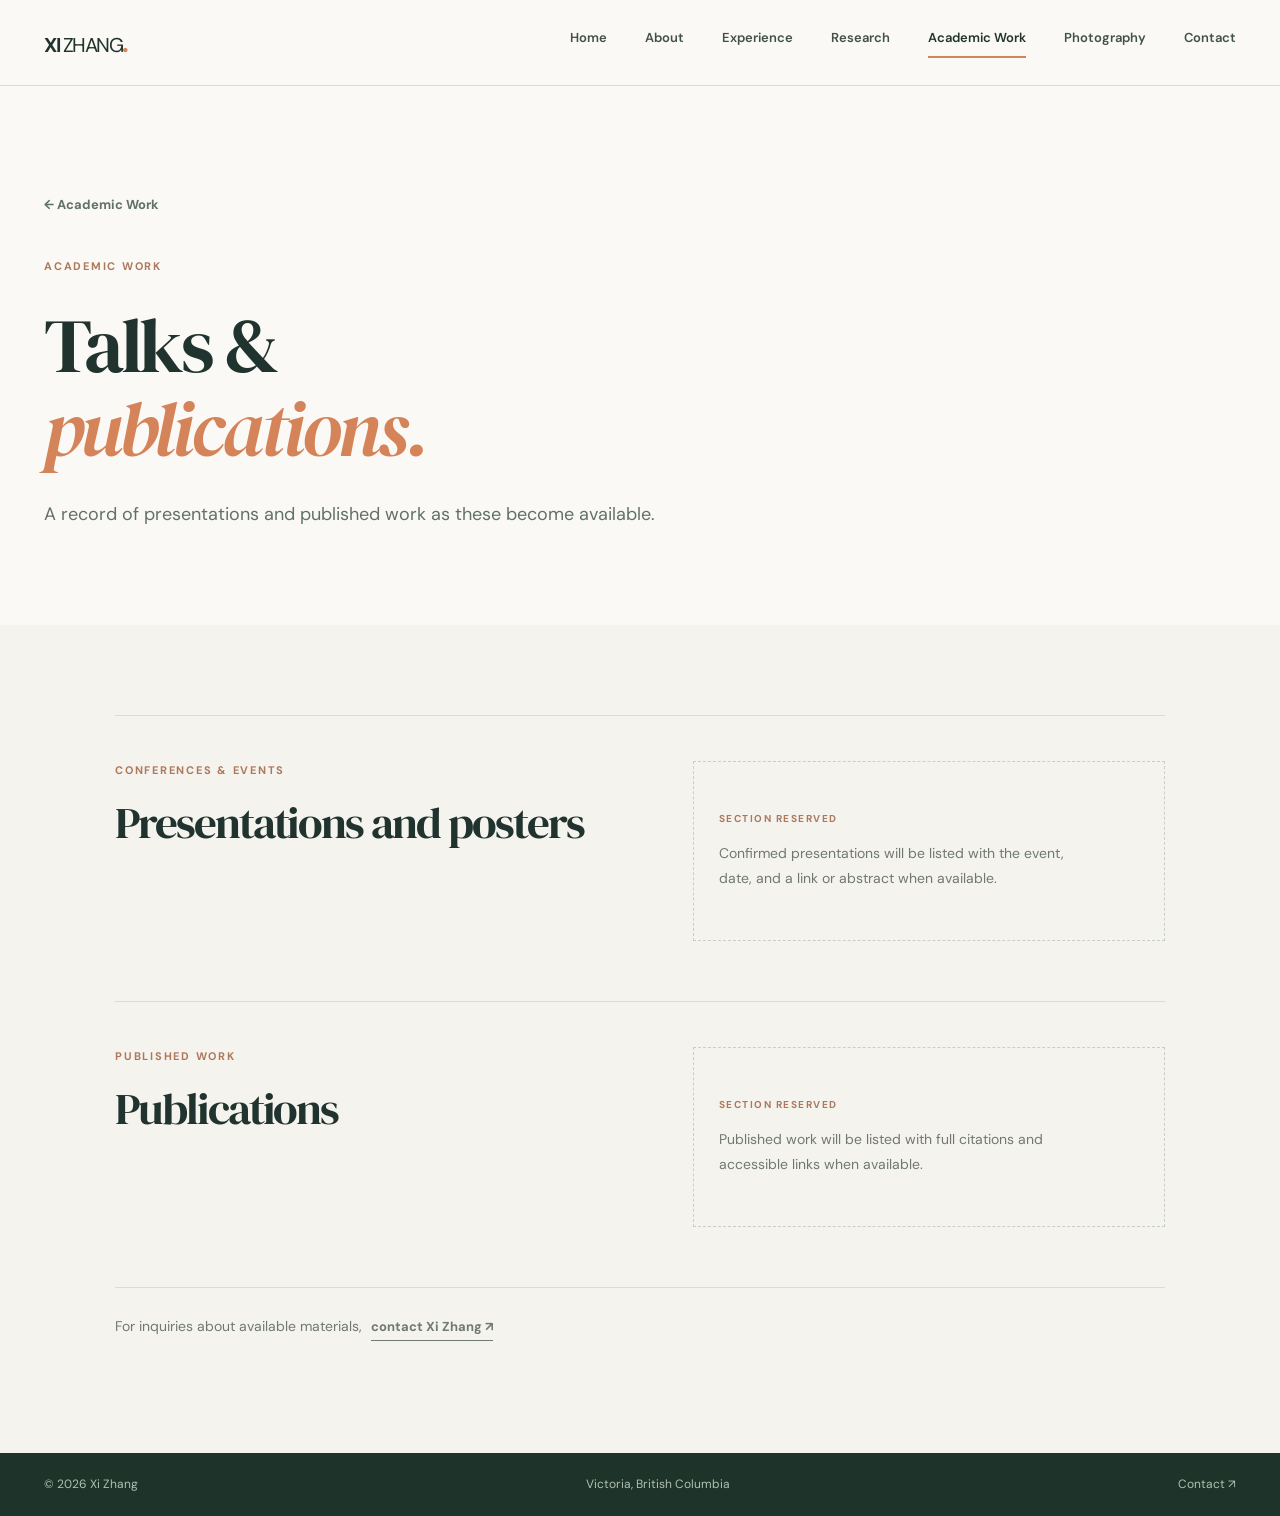
<file: scholarly-activity.html>
<!doctype html>
<html lang="en">
<head>
  <meta charset="utf-8">
  <meta name="viewport" content="width=device-width, initial-scale=1">
  <meta name="description" content="Talks and Publications of Xi Zhang. Reserved for future academic materials.">
  <meta name="theme-color" content="#f5f3ed">
  <title>Talks and Publications | Xi Zhang</title>
  <link rel="icon" href="favicon.svg" type="image/svg+xml">
  <link rel="stylesheet" href="styles.css?v=20260922-academic">
</head>
<body>
  <a class="skip-link" href="#main">Skip to content</a>
  <header class="site-header">
    <div class="shell header-inner">
      <a class="wordmark" href="index.html" aria-label="Xi Zhang, home">XI <span>ZHANG</span><span class="wordmark-dot">.</span></a>
      <button class="menu-button" type="button" aria-expanded="false" aria-controls="primary-nav">Menu <span aria-hidden="true">☰</span></button>
      <nav id="primary-nav" class="nav" aria-label="Primary navigation"><a href="index.html">Home</a><a href="about.html">About</a><a href="experience.html">Experience</a><a href="research.html">Research</a><a href="academic-work.html" aria-current="location">Academic Work</a><a href="photography.html">Photography</a><a href="contact.html">Contact</a></nav>
    </div>
  </header>
  <main id="main"><section class="page-intro shell material-intro"><a class="back-link" href="academic-work.html">← Academic Work</a><p class="section-index">ACADEMIC WORK</p><h1>Talks &amp;<br><em>publications.</em></h1><p class="page-lede">A record of presentations and published work as these become available.</p></section><div class="section section-cream"><div class="shell material-slots"><section class="material-slot"><div><p class="section-index">CONFERENCES & EVENTS</p><h2>Presentations and posters</h2></div><div class="slot-empty"><span>SECTION RESERVED</span><p>Confirmed presentations will be listed with the event, date, and a link or abstract when available.</p></div></section><section class="material-slot"><div><p class="section-index">PUBLISHED WORK</p><h2>Publications</h2></div><div class="slot-empty"><span>SECTION RESERVED</span><p>Published work will be listed with full citations and accessible links when available.</p></div></section><p class="materials-contact">For inquiries about available materials, <a class="text-link" href="contact.html">contact Xi Zhang ↗</a></p></div></div></main>
  <footer class="site-footer">
    <div class="shell footer-line"><span>© <span id="year">2026</span> Xi Zhang</span><span>Victoria, British Columbia</span><a href="contact.html">Contact ↗</a></div>
  </footer>
  <script src="script.js" defer></script>
</body>
</html>
</file>
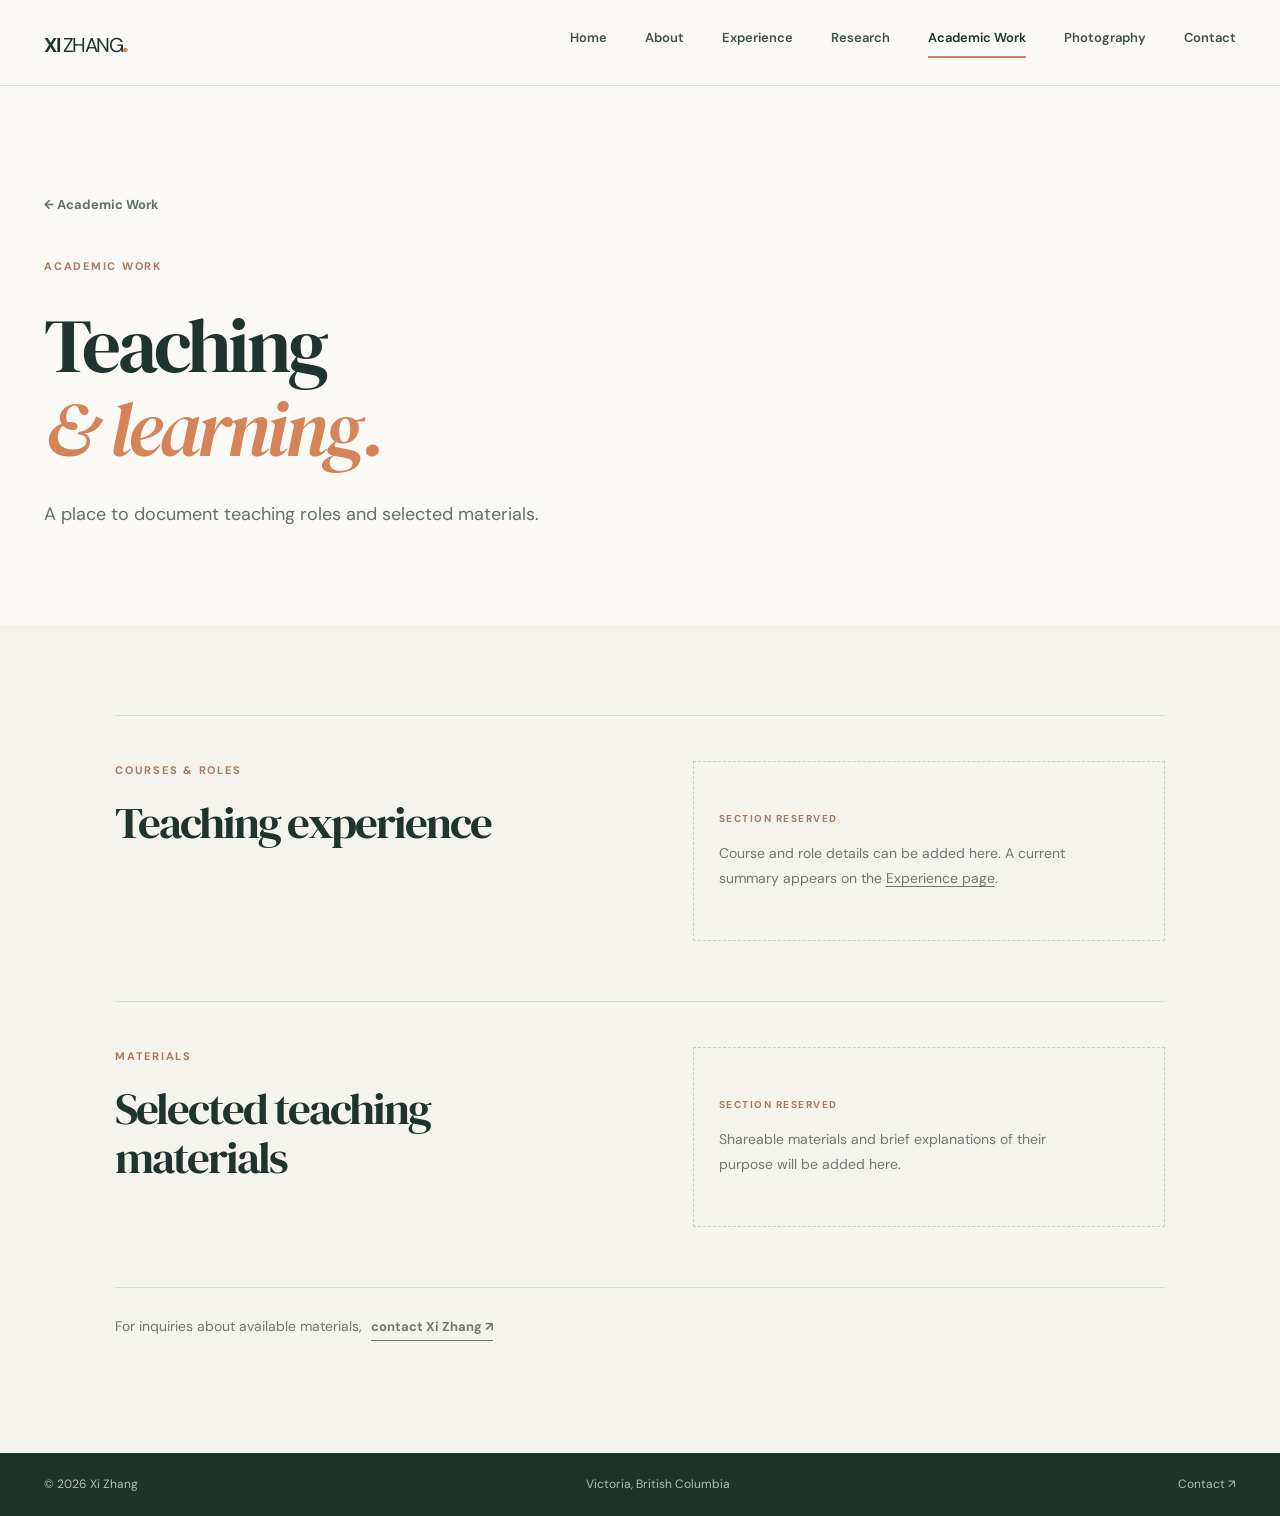
<file: teaching.html>
<!doctype html>
<html lang="en">
<head>
  <meta charset="utf-8">
  <meta name="viewport" content="width=device-width, initial-scale=1">
  <meta name="description" content="Teaching of Xi Zhang. Reserved for future academic materials.">
  <meta name="theme-color" content="#f5f3ed">
  <title>Teaching | Xi Zhang</title>
  <link rel="icon" href="favicon.svg" type="image/svg+xml">
  <link rel="stylesheet" href="styles.css?v=20260922-academic">
</head>
<body>
  <a class="skip-link" href="#main">Skip to content</a>
  <header class="site-header">
    <div class="shell header-inner">
      <a class="wordmark" href="index.html" aria-label="Xi Zhang, home">XI <span>ZHANG</span><span class="wordmark-dot">.</span></a>
      <button class="menu-button" type="button" aria-expanded="false" aria-controls="primary-nav">Menu <span aria-hidden="true">☰</span></button>
      <nav id="primary-nav" class="nav" aria-label="Primary navigation"><a href="index.html">Home</a><a href="about.html">About</a><a href="experience.html">Experience</a><a href="research.html">Research</a><a href="academic-work.html" aria-current="location">Academic Work</a><a href="photography.html">Photography</a><a href="contact.html">Contact</a></nav>
    </div>
  </header>
  <main id="main"><section class="page-intro shell material-intro"><a class="back-link" href="academic-work.html">← Academic Work</a><p class="section-index">ACADEMIC WORK</p><h1>Teaching<br><em>&amp; learning.</em></h1><p class="page-lede">A place to document teaching roles and selected materials.</p></section><div class="section section-cream"><div class="shell material-slots"><section class="material-slot"><div><p class="section-index">COURSES & ROLES</p><h2>Teaching experience</h2></div><div class="slot-empty"><span>SECTION RESERVED</span><p>Course and role details can be added here. A current summary appears on the <a href="experience.html">Experience page</a>.</p></div></section><section class="material-slot"><div><p class="section-index">MATERIALS</p><h2>Selected teaching materials</h2></div><div class="slot-empty"><span>SECTION RESERVED</span><p>Shareable materials and brief explanations of their purpose will be added here.</p></div></section><p class="materials-contact">For inquiries about available materials, <a class="text-link" href="contact.html">contact Xi Zhang ↗</a></p></div></div></main>
  <footer class="site-footer">
    <div class="shell footer-line"><span>© <span id="year">2026</span> Xi Zhang</span><span>Victoria, British Columbia</span><a href="contact.html">Contact ↗</a></div>
  </footer>
  <script src="script.js" defer></script>
</body>
</html>
</file>
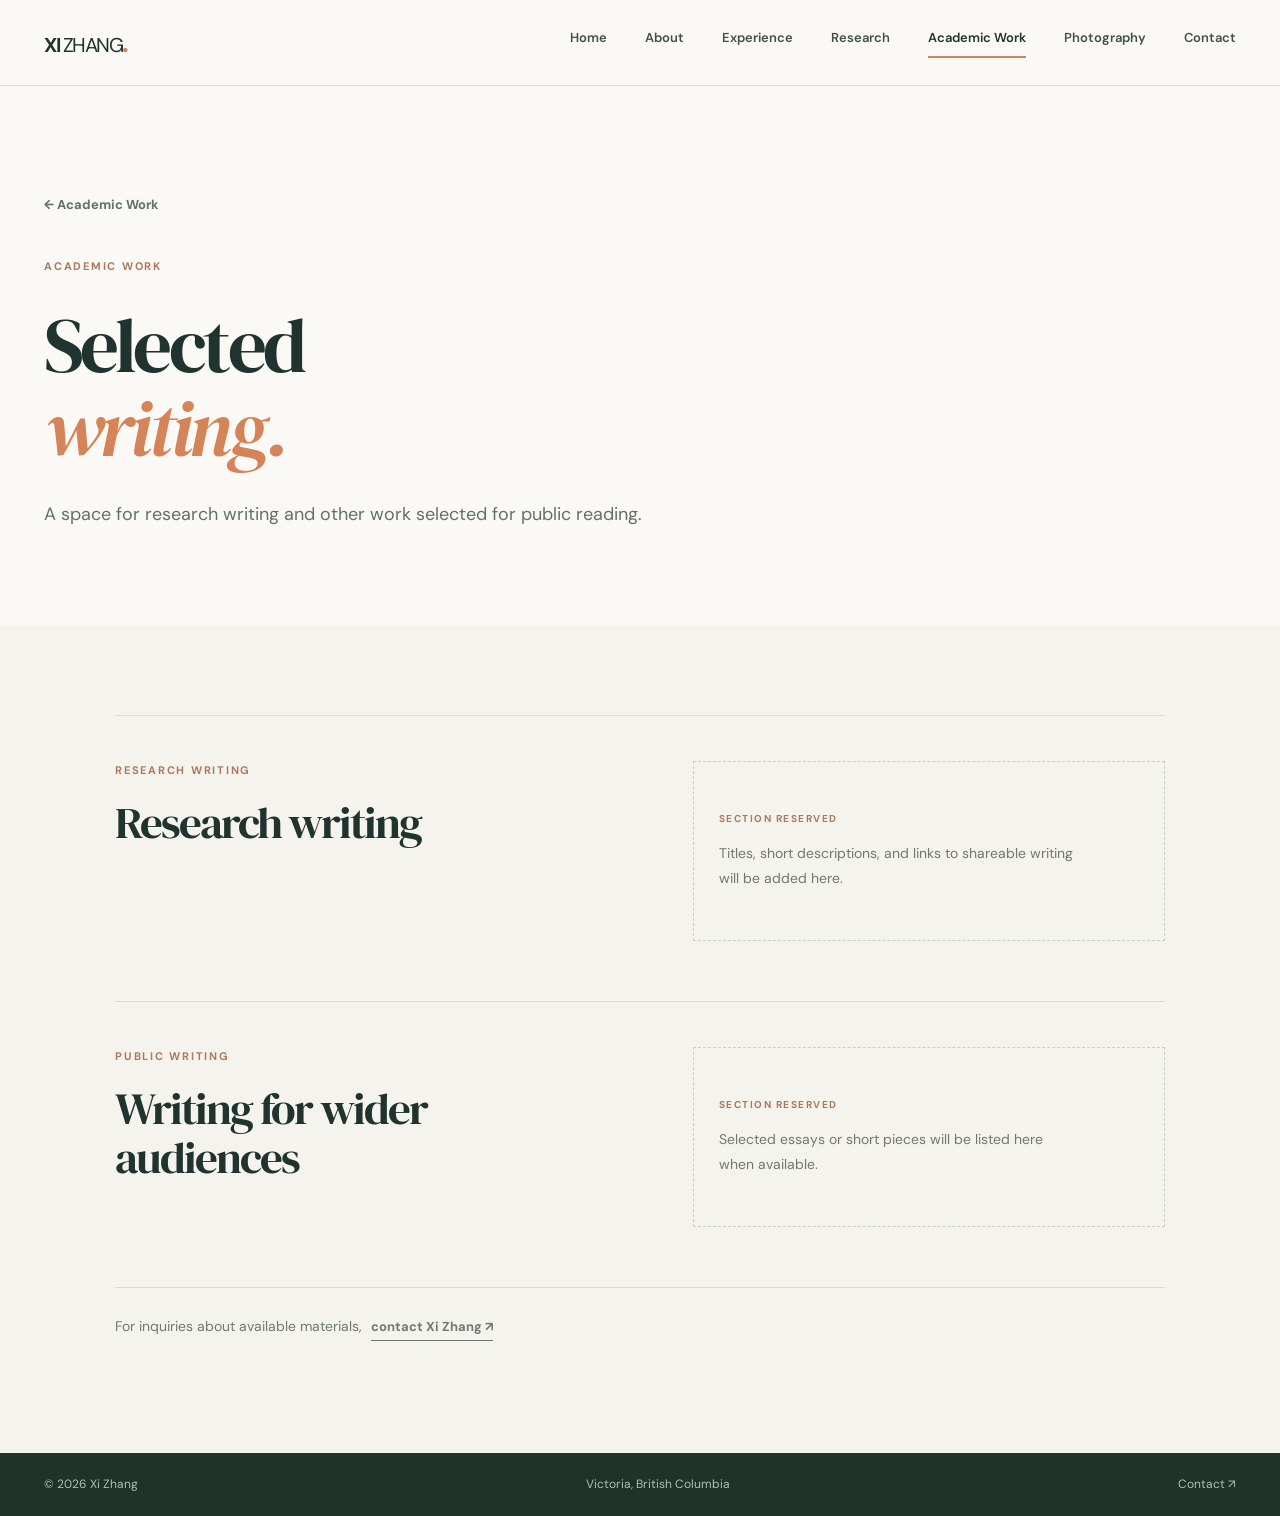
<file: writing.html>
<!doctype html>
<html lang="en">
<head>
  <meta charset="utf-8">
  <meta name="viewport" content="width=device-width, initial-scale=1">
  <meta name="description" content="Selected Writing of Xi Zhang. Reserved for future academic materials.">
  <meta name="theme-color" content="#f5f3ed">
  <title>Selected Writing | Xi Zhang</title>
  <link rel="icon" href="favicon.svg" type="image/svg+xml">
  <link rel="stylesheet" href="styles.css?v=20260922-academic">
</head>
<body>
  <a class="skip-link" href="#main">Skip to content</a>
  <header class="site-header">
    <div class="shell header-inner">
      <a class="wordmark" href="index.html" aria-label="Xi Zhang, home">XI <span>ZHANG</span><span class="wordmark-dot">.</span></a>
      <button class="menu-button" type="button" aria-expanded="false" aria-controls="primary-nav">Menu <span aria-hidden="true">☰</span></button>
      <nav id="primary-nav" class="nav" aria-label="Primary navigation"><a href="index.html">Home</a><a href="about.html">About</a><a href="experience.html">Experience</a><a href="research.html">Research</a><a href="academic-work.html" aria-current="location">Academic Work</a><a href="photography.html">Photography</a><a href="contact.html">Contact</a></nav>
    </div>
  </header>
  <main id="main"><section class="page-intro shell material-intro"><a class="back-link" href="academic-work.html">← Academic Work</a><p class="section-index">ACADEMIC WORK</p><h1>Selected<br><em>writing.</em></h1><p class="page-lede">A space for research writing and other work selected for public reading.</p></section><div class="section section-cream"><div class="shell material-slots"><section class="material-slot"><div><p class="section-index">RESEARCH WRITING</p><h2>Research writing</h2></div><div class="slot-empty"><span>SECTION RESERVED</span><p>Titles, short descriptions, and links to shareable writing will be added here.</p></div></section><section class="material-slot"><div><p class="section-index">PUBLIC WRITING</p><h2>Writing for wider audiences</h2></div><div class="slot-empty"><span>SECTION RESERVED</span><p>Selected essays or short pieces will be listed here when available.</p></div></section><p class="materials-contact">For inquiries about available materials, <a class="text-link" href="contact.html">contact Xi Zhang ↗</a></p></div></div></main>
  <footer class="site-footer">
    <div class="shell footer-line"><span>© <span id="year">2026</span> Xi Zhang</span><span>Victoria, British Columbia</span><a href="contact.html">Contact ↗</a></div>
  </footer>
  <script src="script.js" defer></script>
</body>
</html>
</file>
<file: styles.css>
@import url('https://fonts.googleapis.com/css2?family=DM+Sans:wght@400;500;600;700&family=DM+Serif+Display:ital@0;1&display=swap');
:root{--ink:#20332e;--cream:#f5f3ed;--paper:#faf9f5;--muted:#6f7972;--line:#d9ded5;--orange:#d58358;--serif:'DM Serif Display',Georgia,serif;--sans:'DM Sans',Arial,sans-serif}*{box-sizing:border-box}html{scroll-behavior:smooth}body{margin:0;background:var(--paper);color:var(--ink);font-family:var(--sans);font-size:16px;line-height:1.65}a{color:inherit}button{font:inherit}.shell{width:min(100% - 88px,1220px);margin-inline:auto}.skip-link{position:absolute;top:-60px;left:16px;z-index:10;background:white;padding:10px 14px}.skip-link:focus{top:8px}.site-header{height:86px;border-bottom:1px solid var(--line);background:var(--paper);position:relative;z-index:5}.header-inner{height:100%;display:flex;align-items:center;justify-content:space-between}.wordmark{font-size:20px;font-weight:700;letter-spacing:-.075em;text-decoration:none;line-height:1}.wordmark span:not(.wordmark-dot){font-weight:400}.wordmark-dot{color:var(--orange);font-size:27px}.nav{display:flex;gap:38px}.nav a{text-decoration:none;color:#41504a;font-size:13px;font-weight:600}.nav a:hover,.nav a:focus-visible,.text-link:hover{color:#bb6d46}.menu-button{display:none}.hero{min-height:660px;display:grid;grid-template-columns:1.06fr .94fr;gap:5%;align-items:center;position:relative;padding-block:76px 88px}.hero-copy{z-index:1}.eyebrow,.section-index,.item-kicker,.item-date,.item-number,.card-corner,.card-bottom,.hero-foot{font-size:11px;letter-spacing:.16em;font-weight:700}.eyebrow{display:flex;gap:12px;align-items:center;margin:0 0 34px;color:#5b7467}.eyebrow-line{width:29px;height:1px;background:var(--orange)}h1,h2,h3,p{margin-top:0}h1,h2{font-family:var(--serif);font-weight:400;letter-spacing:-.046em;line-height:1.09}h1{font-size:clamp(56px,5.6vw,88px);margin:0 0 30px}h1 em,h2 em{font-weight:400;color:var(--orange)}.hero-lede{max-width:505px;font-size:17px;line-height:1.75;color:#57635d;margin-bottom:34px}.hero-actions{display:flex;align-items:center;gap:30px}.button{display:inline-flex;gap:30px;align-items:center;padding:14px 20px;text-decoration:none;font-size:13px;font-weight:700}.button-dark{background:var(--ink);color:white}.button-dark:hover{background:#365c4d}.text-link,.light-link{font-weight:700;font-size:13px;text-decoration:none;border-bottom:1px solid currentColor;padding-bottom:5px}.hero-art{height:500px;background:#e9e8de;position:relative;overflow:hidden;border-radius:49% 49% 3px 3px}.art-grid{position:absolute;inset:0;background-image:linear-gradient(#cdd4c9 1px,transparent 1px),linear-gradient(90deg,#cdd4c9 1px,transparent 1px);background-size:46px 46px;opacity:.32}.art-orbit{position:absolute;border:1px solid #a3ae9f;border-radius:50%;width:490px;height:490px;top:50%;left:50%;transform:translate(-50%,-50%) rotate(-25deg) scaleX(.7)}.orbit-two{transform:translate(-50%,-50%) rotate(50deg) scaleX(.7)}.art-center{position:absolute;top:50%;left:50%;transform:translate(-50%,-50%);width:210px;height:210px;background:#6b8778;border-radius:50%;display:flex;align-items:center;justify-content:center;gap:7px;color:#f8f4ec;font-family:var(--serif);font-size:95px;font-style:italic;line-height:1;box-shadow:0 18px 65px #56705d40}.art-center span:last-child{transform:translateY(25px)}.art-caption{position:absolute;bottom:24px;right:27px;font-family:var(--serif);font-style:italic;font-size:18px;color:#536d5c}.hero-foot{position:absolute;left:0;right:0;bottom:28px;display:flex;justify-content:space-between;color:#89948a}.section{padding-block:115px}.section-cream{background:var(--cream)}.about-grid{display:grid;grid-template-columns:1fr 1fr;gap:12%}.section-index{color:#ae785c;margin:0 0 28px}.section-index.light{color:#d9a789}h2{font-size:clamp(45px,4.5vw,68px);margin:0}.about-body{padding-top:46px}.about-body p{color:#5a675f}.about-body .large-copy{font-family:var(--serif);font-size:29px;line-height:1.3;color:var(--ink);letter-spacing:-.025em;margin-bottom:22px}.fact-row{display:grid;grid-template-columns:1fr 1fr;border-top:1px solid var(--line);margin-top:34px;padding-top:22px;gap:20px}.fact-row strong{display:block;font-family:var(--serif);font-size:27px;font-weight:400}.fact-row span{font-size:12px;color:var(--muted)}.section-heading{display:flex;align-items:end;justify-content:space-between;gap:65px;margin-bottom:54px}.section-heading>p{max-width:340px;color:var(--muted);font-size:15px;margin-bottom:7px}.experience-list{border-top:1px solid var(--line)}.experience-item{display:grid;grid-template-columns:45px minmax(265px,1.15fr) minmax(220px,1fr) 120px;gap:28px;padding:29px 0;border-bottom:1px solid var(--line);align-items:start}.item-number{color:var(--orange);padding-top:5px}.item-kicker{color:#89948a;font-size:10px;margin-bottom:8px}.experience-item h3{font-family:var(--serif);font-size:27px;font-weight:400;line-height:1.17;letter-spacing:-.02em;margin-bottom:7px}.item-place{font-size:13px;color:#6c7a71;margin-bottom:0}.experience-item>p{font-size:14px;color:#606d65;line-height:1.7;margin:2px 0 0}.item-date{color:#89948a;text-align:right;padding-top:5px;font-size:10px}.research-section{background:#263f34;color:#f8f8ef}.research-grid{display:grid;grid-template-columns:1fr .82fr;gap:12%;align-items:center}.research-grid h2{margin-bottom:28px}.research-grid>div>p:not(.section-index){color:#c8d4c8;max-width:560px}.research-grid cite{font-style:italic}.light-link{display:inline-block;margin-top:17px;color:#fbf5e9}.research-card{min-height:360px;border:1px solid #769081;padding:27px 30px;display:flex;flex-direction:column;justify-content:space-between;background:linear-gradient(145deg,#365947,#294436)}.card-corner,.card-bottom{color:#afc5b1;font-size:10px}.research-terms{display:flex;flex-wrap:wrap;gap:10px}.research-terms span{border:1px solid #8ca993;border-radius:100px;padding:8px 13px;font-family:var(--serif);font-style:italic;font-size:20px;line-height:1.2;color:#f1f4e9}.card-bottom{display:flex;justify-content:space-between}.skills-section{display:grid;grid-template-columns:.82fr 1.18fr;gap:10%}.skill-columns{display:grid;grid-template-columns:1fr 1fr;gap:35px 37px;padding-top:8px}.skill-columns>div{border-top:1px solid var(--line);padding-top:19px}.skill-columns h3{font-family:var(--serif);font-size:23px;font-weight:400;margin-bottom:9px}.skill-columns p{color:var(--muted);font-size:14px;margin:0}.contact-section{background:#1e332a;color:white;padding-top:100px}.contact-inner h2{font-size:clamp(62px,7.7vw,120px);line-height:1;margin-bottom:29px}.contact-inner>p:not(.section-index){color:#c9d5ca;max-width:490px}.email-link{display:inline-block;margin:22px 0 100px;font-family:var(--serif);font-size:clamp(27px,3.6vw,52px);text-decoration:none;border-bottom:1px solid #b9cfc0;padding-bottom:10px;overflow-wrap:anywhere}.email-link:hover{color:#e0ab87}.footer-line{display:flex;justify-content:space-between;gap:20px;border-top:1px solid #567263;padding:22px 0;font-size:12px;color:#b0c1b2}.footer-line a{text-decoration:none}.footer-line a:hover{color:white}a:focus-visible,button:focus-visible{outline:3px solid var(--orange);outline-offset:4px}
@media(max-width:900px){.shell{width:min(100% - 48px,1220px)}.hero{min-height:0;grid-template-columns:1fr .75fr;gap:25px;padding-block:80px 90px}.hero-art{height:400px}h1{font-size:clamp(50px,6vw,75px)}.experience-item{grid-template-columns:35px 1fr 1fr;gap:17px}.item-date{grid-column:2 / -1;text-align:left;padding:0}.research-grid{gap:6%}}
@media(max-width:680px){.shell{width:min(100% - 36px,1220px)}.site-header{height:70px}.menu-button{display:flex;align-items:center;gap:9px;background:none;border:0;color:var(--ink);font-weight:700;cursor:pointer}.nav{display:none;position:absolute;top:70px;left:0;right:0;background:var(--paper);padding:18px;box-shadow:0 10px 18px #20332e19;flex-direction:column;gap:0}.nav.open{display:flex}.nav a{padding:11px 7px}.hero{display:flex;flex-direction:column;align-items:stretch;padding:65px 0 75px;gap:42px}.hero h1{font-size:clamp(51px,12vw,76px)}.hero-art{height:300px;border-radius:170px 170px 3px 3px}.art-orbit{width:330px;height:330px}.art-center{width:150px;height:150px;font-size:70px}.hero-foot{bottom:22px}.section{padding-block:76px}.about-grid,.research-grid,.skills-section{grid-template-columns:1fr;gap:32px}.about-body{padding-top:0}.section-heading{display:block;margin-bottom:35px}.section-heading>p{margin-top:23px}.experience-item{grid-template-columns:27px 1fr;gap:7px 14px}.experience-item>p,.item-date{grid-column:2;max-width:440px}.experience-item>p{margin-top:5px}.item-date{margin-top:5px}.research-card{min-height:300px}.skills-section{gap:32px}.skill-columns{gap:30px 20px}.contact-section{padding-top:76px}.email-link{margin-bottom:76px}.footer-line{flex-wrap:wrap}}
@media(max-width:420px){.hero-actions{gap:20px}.button{gap:10px;padding:13px 15px}.hero-lede{font-size:15px}.skill-columns{grid-template-columns:1fr}.fact-row{grid-template-columns:1fr 1fr}.footer-line span:nth-child(2){display:none}}@media(prefers-reduced-motion:reduce){html{scroll-behavior:auto}}

/* Separate pages */
.nav a[aria-current="page"]{color:var(--ink);border-bottom:2px solid var(--orange);padding-bottom:7px}
.page-home{min-height:620px;padding-bottom:76px}
.home-overview h2{margin-bottom:38px}
.page-card-grid{display:grid;grid-template-columns:repeat(3,1fr);gap:18px}
.page-card{position:relative;display:flex;flex-direction:column;min-height:260px;padding:27px;border:1px solid var(--line);background:var(--paper);text-decoration:none;transition:border-color .2s,transform .2s}
.page-card:hover,.page-card:focus-visible{border-color:#a4b2a5;transform:translateY(-4px)}
.page-card>span:first-child,.page-card .card-arrow{font-size:10px;font-weight:700;letter-spacing:.15em;color:#a67c63}
.page-card strong{font-family:var(--serif);font-size:28px;font-weight:400;letter-spacing:-.025em;line-height:1.13;margin:24px 0 12px}
.page-card p{font-size:13px;color:var(--muted);margin:0 0 20px}
.page-card .card-arrow{position:absolute;right:25px;bottom:23px;font-size:20px;line-height:1}
.page-intro{padding-block:105px 95px;min-height:410px}
.page-intro h1,.contact-page h1{font-size:clamp(56px,6vw,88px);margin:0 0 28px}
.page-lede{font-size:18px;color:#617168;max-width:650px;line-height:1.7;margin:0}
.page-intro+.section{padding-top:90px}
.page-intro+.section .about-body{padding-top:8px}
.page-intro+.section .about-body p{line-height:1.8}
.page-intro+.section .experience-item:first-child{padding-top:28px}
.research-method h2{margin-bottom:45px}
.method-grid{display:grid;grid-template-columns:repeat(3,1fr);gap:28px}
.method-grid>div{border-top:1px solid var(--line);padding-top:18px}
.method-grid span{font-size:11px;font-weight:700;letter-spacing:.14em;color:var(--orange)}
.method-grid h3{font-family:var(--serif);font-size:27px;font-weight:400;margin:18px 0 9px}
.method-grid p{font-size:14px;color:var(--muted);margin:0}
.contact-page{background:#263f34;color:white;padding-block:125px 85px;min-height:calc(100vh - 160px)}
.contact-page>div>p:not(.section-index){font-size:17px;color:#c8d4c8;max-width:550px}
.contact-page .email-link{margin:40px 0 95px}
.contact-detail{border-top:1px solid #64816d;padding-top:21px;display:flex;justify-content:space-between;gap:20px;font-size:11px;font-weight:700;letter-spacing:.14em;color:#b6c9ba}
.site-footer{background:#1e332a;color:#c7d6c7}
.site-footer .footer-line{border-top:0}
.site-footer .footer-line a:hover{color:white}
@media(max-width:900px){.page-card-grid{gap:12px}.page-card{padding:21px}.page-card strong{font-size:25px}}
@media(max-width:680px){.nav a[aria-current="page"]{border-bottom:0;border-left:3px solid var(--orange);padding-left:12px}.page-home{min-height:0}.page-card-grid,.method-grid{grid-template-columns:1fr}.page-card{min-height:210px}.page-intro{padding-block:72px 67px;min-height:0}.page-intro+.section{padding-top:75px}.contact-page{padding-block:90px 70px;min-height:calc(100vh - 140px)}.contact-detail{flex-direction:column;gap:7px}.contact-page .email-link{margin-bottom:70px}}

/* Photography portfolio */
.home-overview .page-card-grid{grid-template-columns:repeat(4,minmax(0,1fr))}
.home-overview .page-card strong{font-size:clamp(21px,2vw,28px)}
.photo-intro{min-height:400px}
.photo-section-heading{display:grid;grid-template-columns:1fr minmax(240px,390px);align-items:end;gap:8%;margin-bottom:45px}
.photo-section-heading>p{color:var(--muted);font-size:15px;line-height:1.8;margin:0 0 5px}
.photo-grid{display:grid;grid-template-columns:repeat(2,minmax(0,1fr));gap:40px 25px}
.photo-card{margin:0;min-width:0}
.photo-feature{grid-column:1 / -1}
.photo-wide{grid-column:1 / -1;max-width:840px;margin-inline:auto;width:100%}
.photo-image{display:block;overflow:hidden;background:#e6e8df;line-height:0}
.photo-image img{display:block;width:100%;height:auto;transition:transform .3s ease}
.photo-image:hover img,.photo-image:focus-visible img{transform:scale(1.018)}
.photo-card figcaption{padding-top:16px;border-top:1px solid var(--line);margin-top:14px}
.photo-number{color:#ac7456;font-size:10px;font-weight:700;letter-spacing:.16em}
.photo-card h3{font-family:var(--serif);font-size:clamp(25px,2.4vw,36px);font-weight:400;line-height:1.2;margin:8px 0 5px}
.photo-card figcaption p{color:var(--muted);font-size:13px;margin:0}
.museum-section{max-width:1220px}
.museum-photo{max-width:840px;margin-inline:auto}
.photo-credit{font-size:12px;color:var(--muted);margin:48px 0 0}
.research-photo-link{border-top:1px solid var(--line);padding-top:25px;margin:50px 0 0;color:var(--muted);font-size:14px}
.research-photo-link .text-link{margin-left:8px}
@media(max-width:1060px){.nav{gap:22px}.home-overview .page-card-grid{grid-template-columns:repeat(2,minmax(0,1fr))}}
@media(max-width:680px){.home-overview .page-card-grid,.photo-grid,.photo-section-heading{grid-template-columns:1fr}.photo-section-heading{gap:22px}.photo-feature,.photo-wide{grid-column:auto}.photo-grid{gap:35px}.photo-intro{min-height:0}.photo-section-heading>p{max-width:520px}}
@media(prefers-reduced-motion:reduce){.photo-image img{transition:none}}

/* Reserved academic materials */
.nav a[aria-current="location"]{color:var(--ink);border-bottom:2px solid var(--orange);padding-bottom:7px}
.home-materials-link{color:var(--muted);font-size:14px;margin:35px 0 0}
.home-materials-link .text-link{margin-left:6px}
.hub-intro{display:grid;grid-template-columns:1fr 1fr;gap:4% 9%;align-items:start;margin-bottom:65px}
.hub-intro .section-index{grid-column:1 / -1;margin-bottom:0}
.hub-intro>div{padding-top:12px}
.hub-intro>div p{max-width:480px;color:var(--muted);font-size:15px;line-height:1.8}
.hub-intro cite{font-style:italic}
.material-grid{display:grid;grid-template-columns:repeat(2,minmax(0,1fr));gap:18px}
.material-card{min-height:260px;border:1px solid var(--line);padding:27px;background:var(--paper);text-decoration:none;display:flex;flex-direction:column;transition:border-color .2s,transform .2s}
.material-card:hover,.material-card:focus-visible{border-color:#a4b2a5;transform:translateY(-3px)}
.material-card>span,.material-card small,.slot-empty>span{font-size:10px;font-weight:700;letter-spacing:.15em;color:#aa795e}
.material-card h3{font-family:var(--serif);font-size:32px;font-weight:400;letter-spacing:-.025em;line-height:1.2;margin:28px 0 12px}
.material-card p{color:var(--muted);font-size:14px;max-width:370px;margin:0 0 20px}
.material-card small{margin-top:auto}
.hub-note{font-size:13px;color:var(--muted);margin:30px 0 0}
.material-intro{min-height:360px}
.back-link{display:inline-block;text-decoration:none;color:#617168;font-size:13px;font-weight:700;margin-bottom:42px}
.back-link:hover{color:#bb6d46}
.material-slots{max-width:1050px}
.material-slot{display:grid;grid-template-columns:minmax(250px,1fr) minmax(250px,1fr);gap:10%;border-top:1px solid var(--line);padding:45px 0 60px}
.material-slot .section-index{margin-bottom:20px}
.material-slot h2{font-size:clamp(35px,3.5vw,52px)}
.slot-empty{border:1px dashed #c7d0c5;min-height:180px;padding:25px;display:flex;flex-direction:column;justify-content:center}
.slot-empty p{color:var(--muted);font-size:14px;line-height:1.75;max-width:360px;margin:14px 0 0}
.slot-empty a{text-decoration:underline;text-underline-offset:3px}
.materials-contact{font-size:14px;color:var(--muted);border-top:1px solid var(--line);padding-top:27px;margin:0}
.materials-contact .text-link{margin-left:5px}
@media(max-width:900px){.nav{gap:14px}.nav a{font-size:12px}}
@media(max-width:680px){.nav a[aria-current="location"]{border-bottom:0;border-left:3px solid var(--orange);padding-left:12px}.hub-intro,.material-grid,.material-slot{grid-template-columns:1fr}.hub-intro{gap:20px;margin-bottom:45px}.hub-intro .section-index{grid-column:auto}.hub-intro>div{padding-top:0}.material-card{min-height:225px}.material-slot{gap:22px;padding:38px 0 45px}.material-intro{min-height:0}.back-link{margin-bottom:32px}}
</file>
